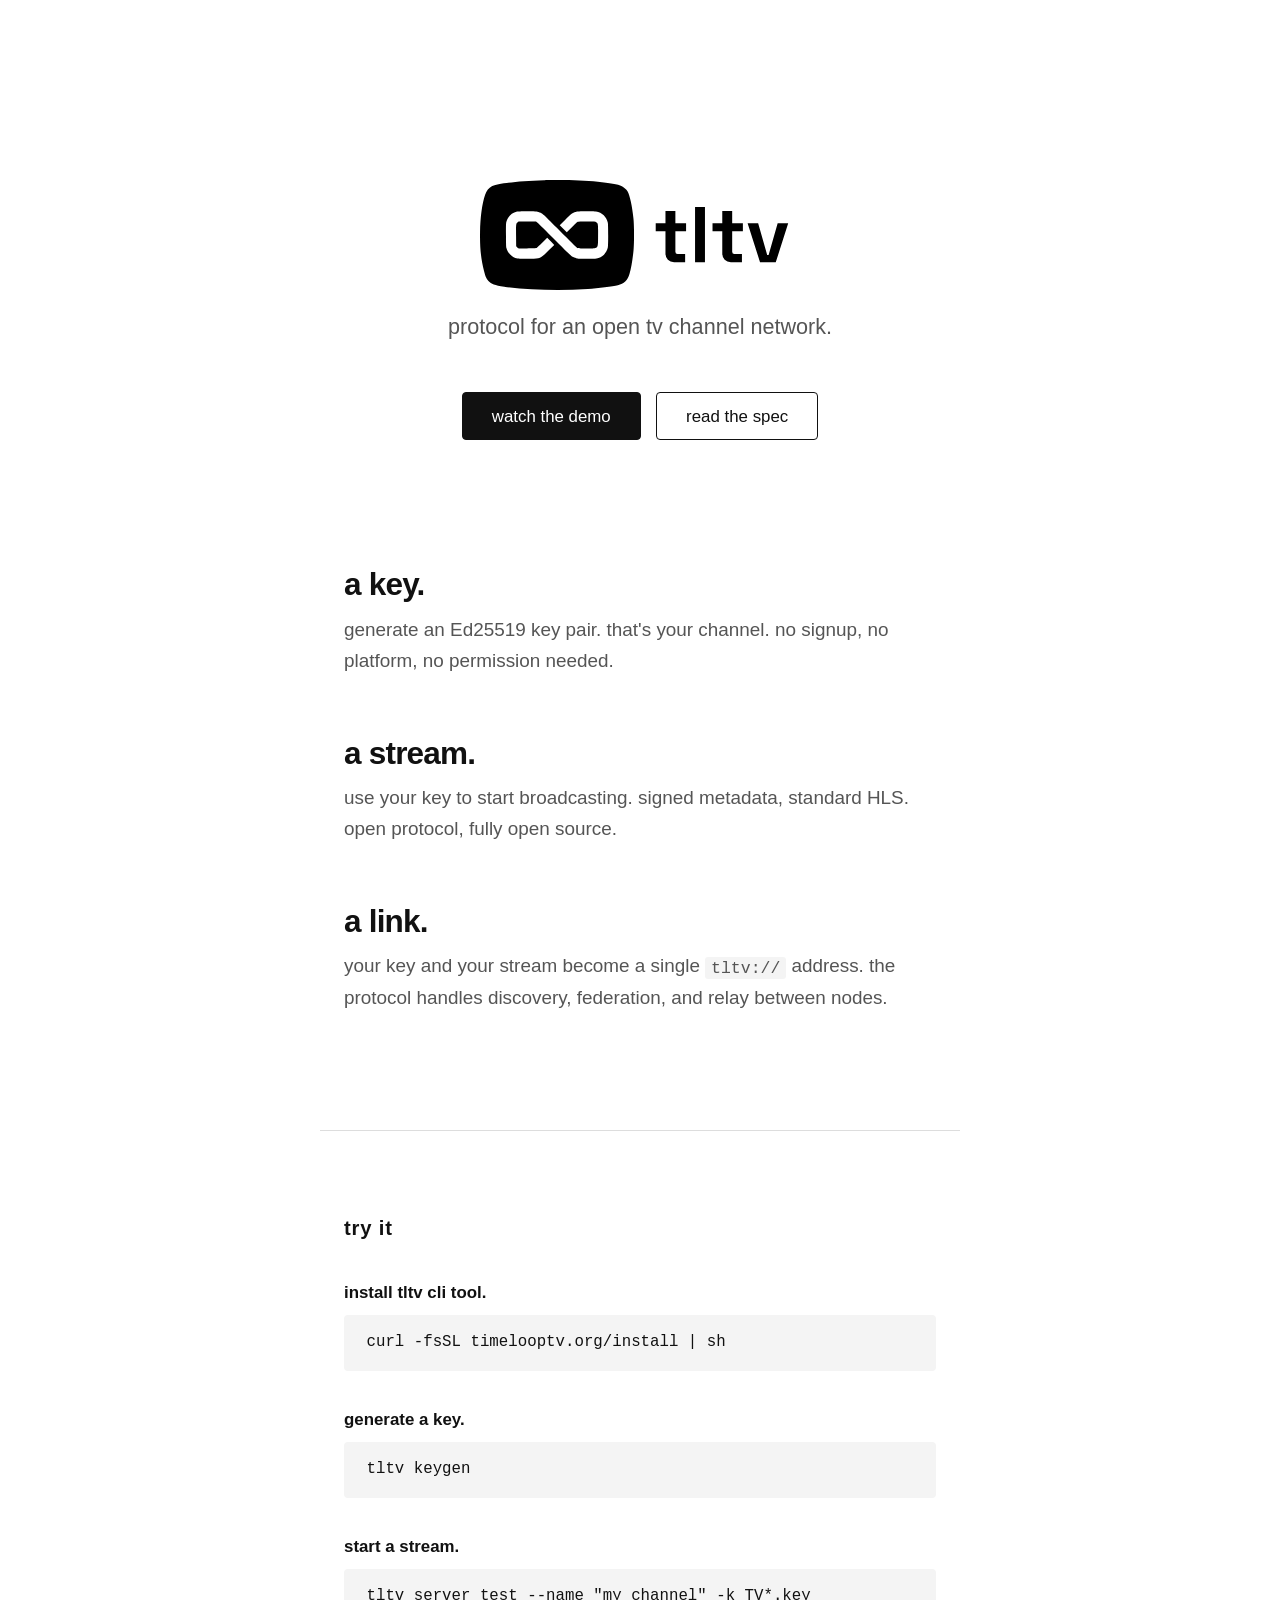
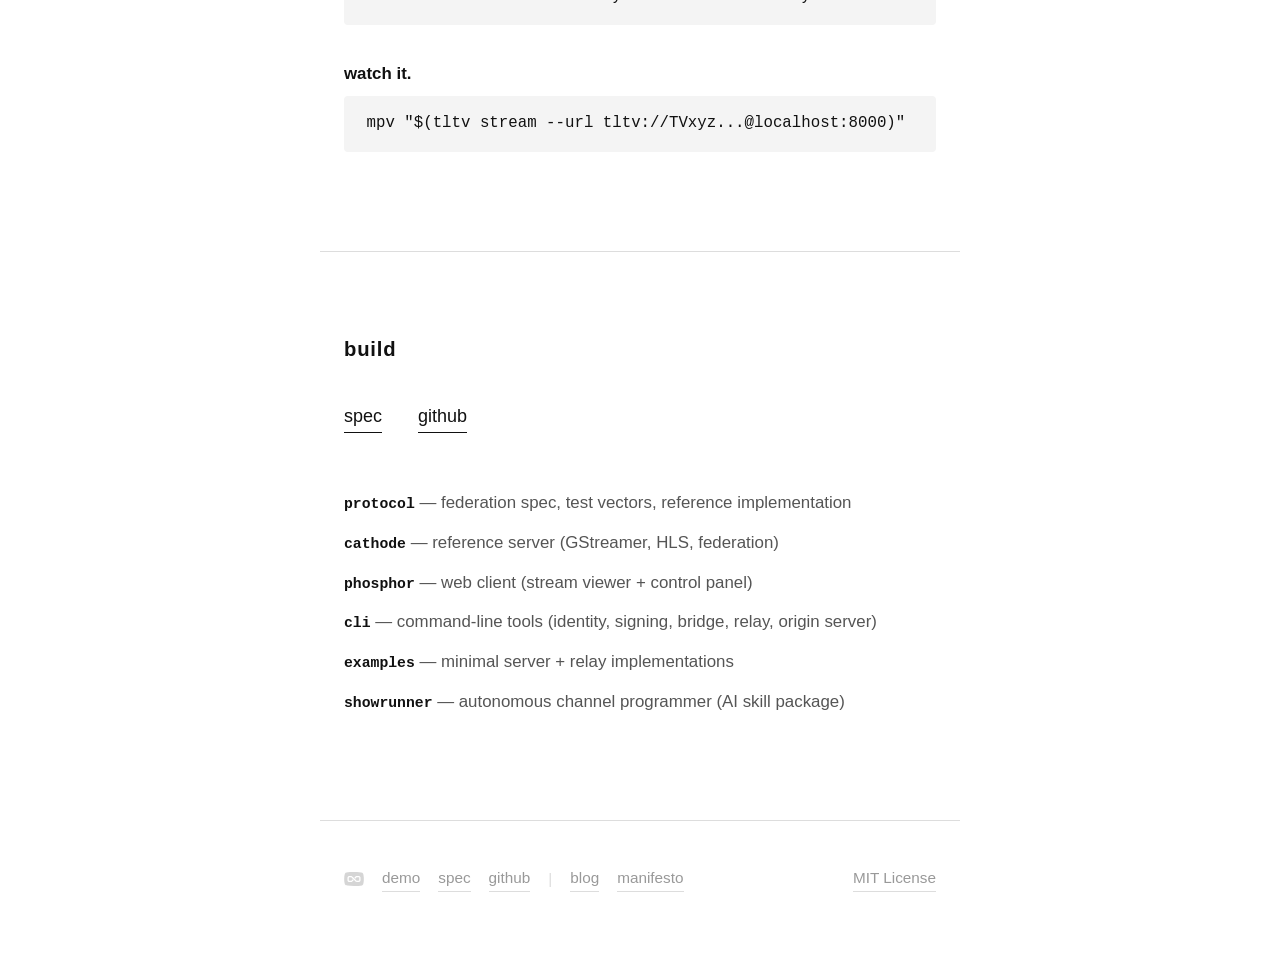
<file: index.html>
<!DOCTYPE html>
<html lang="en">
<head>
  <meta charset="utf-8">
  <meta name="viewport" content="width=device-width, initial-scale=1">
  <title>tltv — open television protocol</title>
  <meta name="description" content="a federation protocol for open television channels.">
  <meta property="og:title" content="tltv — open television protocol">
  <meta property="og:description" content="a federation protocol for open television channels.">
  <meta property="og:type" content="website">
  <meta property="og:url" content="https://timelooptv.org/">
  <meta name="theme-color" content="#111">
  <link rel="icon" href="/favicon.ico" sizes="48x48">
  <link rel="icon" href="/favicon.svg" type="image/svg+xml" sizes="any">
  <link rel="canonical" href="https://timelooptv.org/">
  <meta name="twitter:card" content="summary_large_image">
  <meta name="twitter:title" content="tltv — open television protocol">
  <meta name="twitter:description" content="a federation protocol for open television channels.">
  <meta property="og:image" content="https://timelooptv.org/og-image.png">
  <meta name="twitter:image" content="https://timelooptv.org/og-image.png">
  <script type="application/ld+json">
  {
    "@context": "https://schema.org",
    "@type": "SoftwareApplication",
    "name": "tltv",
    "alternateName": "Time Loop TV",
    "description": "a federation protocol for open television channels.",
    "url": "https://timelooptv.org",
    "applicationCategory": "MultimediaApplication",
    "license": "https://opensource.org/licenses/MIT",
    "codeRepository": "https://github.com/tltv-org",
    "author": {
      "@type": "Organization",
      "name": "tltv",
      "url": "https://github.com/tltv-org"
    }
  }
  </script>
  <link rel="stylesheet" href="style.css">
</head>
<body>

  <header class="hero">
    <h1><img src="tltv-lockup.svg" alt="tltv" class="hero-logo"></h1>
    <p class="tagline">protocol for an open tv channel network.</p>
    <div class="hero-actions">
      <a class="btn btn-primary" href="https://demo.timelooptv.org">watch the demo</a>
      <a class="btn btn-secondary" href="https://spec.timelooptv.org">read the spec</a>
    </div>
  </header>

  <main>
    <section class="story">
      <div class="step">
        <h2>a key.</h2>
        <p>generate an Ed25519 key pair. that's your channel.
           no signup, no platform, no permission needed.</p>
      </div>
      <div class="step">
        <h2>a stream.</h2>
        <p>use your key to start broadcasting. signed metadata,
           standard HLS. open protocol, fully open source.</p>
      </div>
      <div class="step">
        <h2>a link.</h2>
        <p>your key and your stream become a single <code>tltv://</code> address.
           the protocol handles discovery, federation, and relay
           between nodes.</p>
      </div>
    </section>

    <section class="tryit">
      <h2>try it</h2>
      <div class="tryit-step">
        <h3>install tltv cli tool.</h3>
        <pre><code>curl -fsSL timelooptv.org/install | sh</code></pre>
      </div>
      <div class="tryit-step">
        <h3>generate a key.</h3>
        <pre><code>tltv keygen</code></pre>
      </div>
      <div class="tryit-step">
        <h3>start a stream.</h3>
        <pre><code>tltv server test --name "my channel" -k TV*.key</code></pre>
      </div>
      <div class="tryit-step">
        <h3>watch it.</h3>
        <pre><code>mpv "$(tltv stream --url tltv://TVxyz...@localhost:8000)"</code></pre>
      </div>
    </section>

    <section class="build">
      <h2>build</h2>
      <div class="build-links">
        <a href="https://spec.timelooptv.org">spec</a>
        <a href="https://github.com/tltv-org">github</a>
      </div>
      <ul class="repos">
        <li><a href="https://github.com/tltv-org/protocol">protocol</a> &mdash; federation spec, test vectors, reference implementation</li>
        <li><a href="https://github.com/tltv-org/cathode">cathode</a> &mdash; reference server (GStreamer, HLS, federation)</li>
        <li><a href="https://github.com/tltv-org/phosphor">phosphor</a> &mdash; web client (stream viewer + control panel)</li>
        <li><a href="https://github.com/tltv-org/cli">cli</a> &mdash; command-line tools (identity, signing, bridge, relay, origin server)</li>
        <li><a href="https://github.com/tltv-org/examples">examples</a> &mdash; minimal server + relay implementations</li>
        <li><a href="https://github.com/tltv-org/showrunner">showrunner</a> &mdash; autonomous channel programmer (AI skill package)</li>
      </ul>
    </section>
  </main>

  <footer>
    <div class="footer-left">
      <a href="/" class="footer-mark" aria-label="home">
        <svg xmlns="http://www.w3.org/2000/svg" viewBox="0 0 491.322 349.774" width="20" height="14">
          <g transform="translate(-0.177,349.812) scale(0.1,-0.1)" fill="currentColor" stroke="none">
            <path d="M2050 3493 c-881 -31 -1492 -102 -1671 -194 -95 -48 -171 -145 -214 -272 -98 -292 -154 -705 -162 -1192 -8 -497 27 -842 127 -1233 48 -187 74 -246 140 -316 96 -102 195 -137 505 -181 756 -105 1734 -133 2665 -75 330 21 800 78 959 117 195 47 311 159 370 358 52 179 98 442 128 735 24 242 24 784 0 1030 -40 397 -116 746 -191 874 -34 58 -117 133 -179 161 -243 111 -1187 198 -2092 193 -170 -1 -344 -3 -385 -5z m-246 -993 c33 -5 92 -25 132 -44 68 -32 101 -64 609 -571 296 -295 547 -543 559 -550 17 -11 80 -15 299 -15 392 -2 361 -37 365 410 3 365 0 389 -57 427 -33 23 -39 23 -303 23 -177 0 -277 -4 -291 -11 -12 -6 -95 -84 -185 -172 l-162 -162 -113 113 -112 112 170 170 c178 178 221 211 320 250 57 22 75 24 326 28 170 2 293 0 340 -7 193 -30 343 -175 378 -365 14 -76 15 -704 1 -777 -15 -79 -67 -177 -124 -235 -58 -57 -156 -109 -235 -124 -70 -13 -552 -13 -622 0 -30 5 -85 26 -124 45 -64 31 -111 75 -580 545 -280 282 -532 529 -558 551 l-49 39 -278 0 -278 0 -30 -25 c-52 -43 -53 -53 -50 -424 l3 -343 37 -34 c22 -20 49 -35 65 -35 100 -6 532 5 548 13 11 6 92 82 180 169 l160 159 113 -113 112 -113 -183 -182 c-262 -260 -269 -262 -677 -262 -141 0 -281 5 -311 10 -170 32 -310 164 -355 335 -10 37 -14 143 -14 423 0 351 1 376 21 434 52 156 176 269 332 303 75 16 530 20 621 5z"/>
          </g>
        </svg>
      </a>
      <a href="https://demo.timelooptv.org">demo</a>
      <a href="https://spec.timelooptv.org">spec</a>
      <a href="https://github.com/tltv-org">github</a>
      <span class="footer-sep">|</span>
      <a href="/blog">blog</a>
      <a href="/manifesto">manifesto</a>
    </div>
    <div class="footer-right">
      <a href="/license">MIT License</a>
    </div>
  </footer>

</body>
</html>
</file>
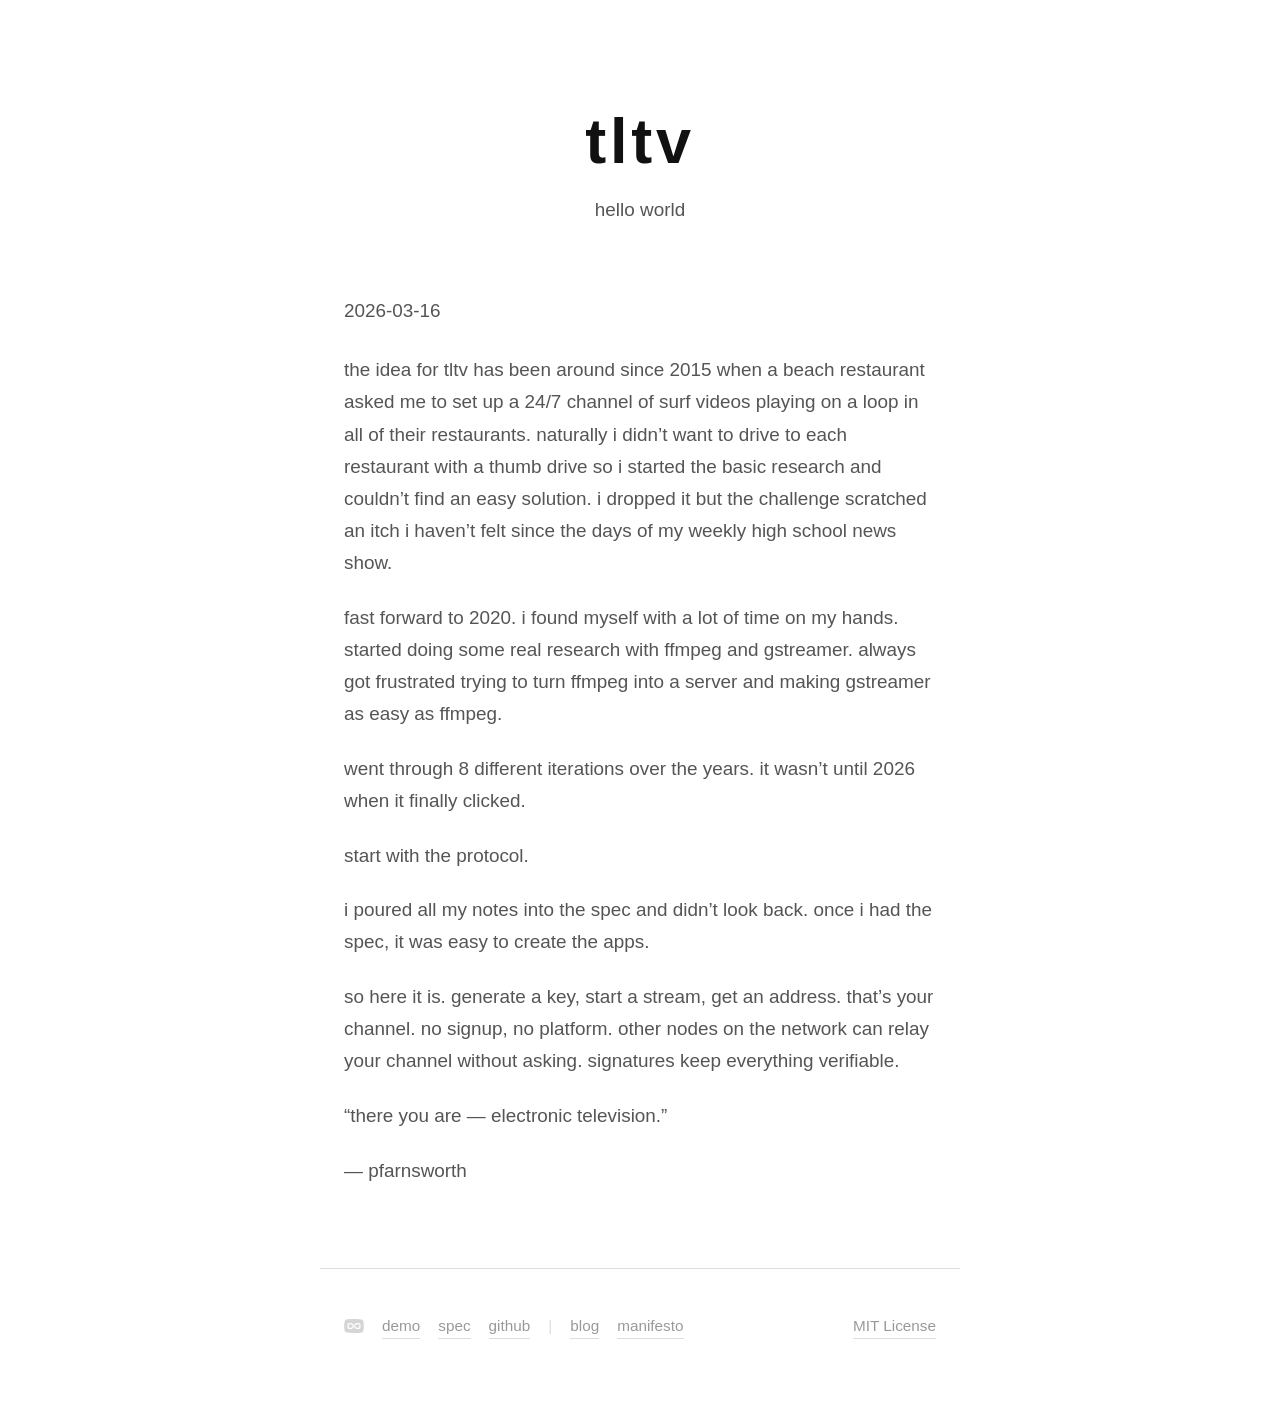
<file: 2026-03-16-hello-world.html>
<!DOCTYPE html>
<html lang="en">
<head>
  <meta charset="utf-8">
  <meta name="viewport" content="width=device-width, initial-scale=1">
  <title>tltv — hello world</title>
  <meta name="description" content="tltv is open source.">
  <meta property="og:title" content="tltv — hello world">
  <meta property="og:description" content="tltv is open source.">
  <meta property="og:type" content="article">
  <meta property="og:url" content="https://timelooptv.org/2026-03-16-hello-world">
  <meta property="article:published_time" content="2026-03-16">
  <meta name="theme-color" content="#111">
  <link rel="icon" href="/favicon.svg" type="image/svg+xml">
  <link rel="canonical" href="https://timelooptv.org/2026-03-16-hello-world">
  <meta name="twitter:card" content="summary_large_image">
  <meta name="twitter:title" content="tltv — hello world">
  <meta name="twitter:description" content="tltv is open source.">
  <meta property="og:image" content="https://timelooptv.org/og-image.png">
  <meta name="twitter:image" content="https://timelooptv.org/og-image.png">
  <link rel="stylesheet" href="style.css">
</head>
<body>

  <header class="hero hero-compact">
    <h1><a href="/" class="home-link">tltv</a></h1>
    <p class="tagline"><a href="/blog" class="home-link">hello world</a></p>
  </header>

  <main>
    <section class="prose">
      <p class="post-date">2026-03-16</p>
<p>the idea for tltv has been around since 2015 when a beach restaurant
asked me to set up a 24/7 channel of surf videos playing on a loop in
all of their restaurants. naturally i didn’t want to drive to each
restaurant with a thumb drive so i started the basic research and
couldn’t find an easy solution. i dropped it but the challenge scratched
an itch i haven’t felt since the days of my weekly high school news
show.</p>
<p>fast forward to 2020. i found myself with a lot of time on my hands.
started doing some real research with ffmpeg and gstreamer. always got
frustrated trying to turn ffmpeg into a server and making gstreamer as
easy as ffmpeg.</p>
<p>went through 8 different iterations over the years. it wasn’t until
2026 when it finally clicked.</p>
<p>start with the protocol.</p>
<p>i poured all my notes into the spec and didn’t look back. once i had
the spec, it was easy to create the apps.</p>
<p>so here it is. generate a key, start a stream, get an address. that’s
your channel. no signup, no platform. other nodes on the network can
relay your channel without asking. signatures keep everything
verifiable.</p>
<p>“there you are — electronic television.”</p>
<p>— pfarnsworth</p>
    </section>
  </main>

  <footer>
    <div class="footer-left">
      <a href="/" class="footer-mark" aria-label="home">
        <svg xmlns="http://www.w3.org/2000/svg" viewBox="0 0 491.322 349.774" width="20" height="14"><g transform="translate(-0.177,349.812) scale(0.1,-0.1)" fill="currentColor" stroke="none"><path d="M2050 3493 c-881 -31 -1492 -102 -1671 -194 -95 -48 -171 -145 -214 -272 -98 -292 -154 -705 -162 -1192 -8 -497 27 -842 127 -1233 48 -187 74 -246 140 -316 96 -102 195 -137 505 -181 756 -105 1734 -133 2665 -75 330 21 800 78 959 117 195 47 311 159 370 358 52 179 98 442 128 735 24 242 24 784 0 1030 -40 397 -116 746 -191 874 -34 58 -117 133 -179 161 -243 111 -1187 198 -2092 193 -170 -1 -344 -3 -385 -5z m-246 -993 c33 -5 92 -25 132 -44 68 -32 101 -64 609 -571 296 -295 547 -543 559 -550 17 -11 80 -15 299 -15 392 -2 361 -37 365 410 3 365 0 389 -57 427 -33 23 -39 23 -303 23 -177 0 -277 -4 -291 -11 -12 -6 -95 -84 -185 -172 l-162 -162 -113 113 -112 112 170 170 c178 178 221 211 320 250 57 22 75 24 326 28 170 2 293 0 340 -7 193 -30 343 -175 378 -365 14 -76 15 -704 1 -777 -15 -79 -67 -177 -124 -235 -58 -57 -156 -109 -235 -124 -70 -13 -552 -13 -622 0 -30 5 -85 26 -124 45 -64 31 -111 75 -580 545 -280 282 -532 529 -558 551 l-49 39 -278 0 -278 0 -30 -25 c-52 -43 -53 -53 -50 -424 l3 -343 37 -34 c22 -20 49 -35 65 -35 100 -6 532 5 548 13 11 6 92 82 180 169 l160 159 113 -113 112 -113 -183 -182 c-262 -260 -269 -262 -677 -262 -141 0 -281 5 -311 10 -170 32 -310 164 -355 335 -10 37 -14 143 -14 423 0 351 1 376 21 434 52 156 176 269 332 303 75 16 530 20 621 5z"/></g></svg>
      </a>
      <a href="https://demo.timelooptv.org">demo</a>
      <a href="https://spec.timelooptv.org">spec</a>
      <a href="https://github.com/tltv-org">github</a>
      <span class="footer-sep">|</span>
      <a href="/blog">blog</a>
      <a href="/manifesto">manifesto</a>
    </div>
    <div class="footer-right">
      <a href="/license">MIT License</a>
    </div>
  </footer>

</body>
</html>
</file>
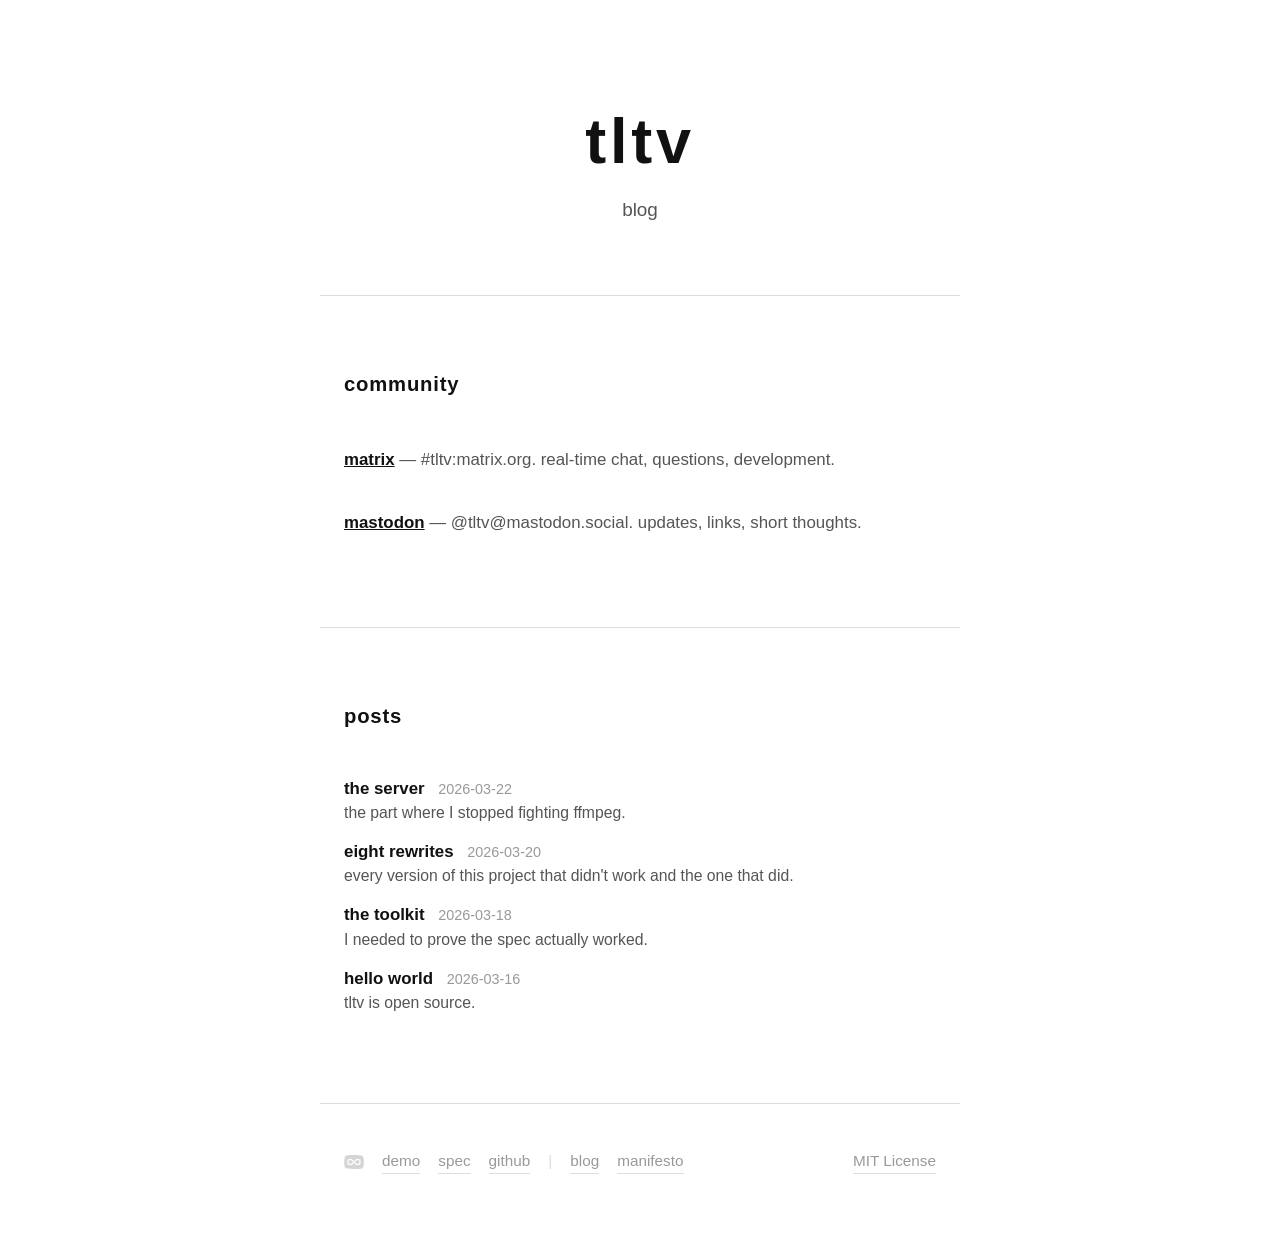
<file: blog.html>
<!DOCTYPE html>
<html lang="en">
<head>
  <meta charset="utf-8">
  <meta name="viewport" content="width=device-width, initial-scale=1">
  <title>tltv — blog</title>
  <meta name="description" content="updates and posts from the tltv project.">
  <meta property="og:title" content="tltv — blog">
  <meta property="og:description" content="updates and posts from the tltv project.">
  <meta property="og:type" content="website">
  <meta property="og:url" content="https://timelooptv.org/blog">
  <meta name="theme-color" content="#111">
  <link rel="icon" href="/favicon.ico" sizes="48x48">
  <link rel="icon" href="/favicon.svg" type="image/svg+xml" sizes="any">
  <link rel="canonical" href="https://timelooptv.org/blog">
  <meta name="twitter:card" content="summary_large_image">
  <meta name="twitter:title" content="tltv — blog">
  <meta name="twitter:description" content="updates and posts from the tltv project.">
  <meta property="og:image" content="https://timelooptv.org/og-image.png">
  <meta name="twitter:image" content="https://timelooptv.org/og-image.png">
  <link rel="stylesheet" href="style.css">
</head>
<body>

  <header class="hero hero-compact">
    <h1><a href="/" class="home-link">tltv</a></h1>
    <p class="tagline">blog</p>
  </header>

  <main>
    <section class="community-list">
      <h2>community</h2>
      <ul class="tenets">
        <li><strong><a href="https://matrix.to/#/#tltv:matrix.org">matrix</a></strong>
            &mdash; #tltv:matrix.org. real-time chat, questions, development.</li>
        <li><strong><a href="https://mastodon.social/@tltv" rel="me">mastodon</a></strong>
            &mdash; @tltv@mastodon.social. updates, links, short thoughts.</li>
      </ul>
    </section>

    <section class="blog-posts">
      <h2>posts</h2>
      <ul class="post-list">
        <li><a href="/blog/2026-03-22-the-server">the server</a> <span class="post-meta">2026-03-22</span><span class="post-desc">the part where I stopped fighting ffmpeg.</span></li>
        <li><a href="/blog/2026-03-20-eight-rewrites">eight rewrites</a> <span class="post-meta">2026-03-20</span><span class="post-desc">every version of this project that didn't work and the one that did.</span></li>
        <li><a href="/blog/2026-03-18-the-toolkit">the toolkit</a> <span class="post-meta">2026-03-18</span><span class="post-desc">I needed to prove the spec actually worked.</span></li>
        <li><a href="/blog/2026-03-16-hello-world">hello world</a> <span class="post-meta">2026-03-16</span><span class="post-desc">tltv is open source.</span></li>      </ul>
    </section>
  </main>

  <footer>
    <div class="footer-left">
      <a href="/" class="footer-mark" aria-label="home">
        <svg xmlns="http://www.w3.org/2000/svg" viewBox="0 0 491.322 349.774" width="20" height="14">
          <g transform="translate(-0.177,349.812) scale(0.1,-0.1)" fill="currentColor" stroke="none">
            <path d="M2050 3493 c-881 -31 -1492 -102 -1671 -194 -95 -48 -171 -145 -214 -272 -98 -292 -154 -705 -162 -1192 -8 -497 27 -842 127 -1233 48 -187 74 -246 140 -316 96 -102 195 -137 505 -181 756 -105 1734 -133 2665 -75 330 21 800 78 959 117 195 47 311 159 370 358 52 179 98 442 128 735 24 242 24 784 0 1030 -40 397 -116 746 -191 874 -34 58 -117 133 -179 161 -243 111 -1187 198 -2092 193 -170 -1 -344 -3 -385 -5z m-246 -993 c33 -5 92 -25 132 -44 68 -32 101 -64 609 -571 296 -295 547 -543 559 -550 17 -11 80 -15 299 -15 392 -2 361 -37 365 410 3 365 0 389 -57 427 -33 23 -39 23 -303 23 -177 0 -277 -4 -291 -11 -12 -6 -95 -84 -185 -172 l-162 -162 -113 113 -112 112 170 170 c178 178 221 211 320 250 57 22 75 24 326 28 170 2 293 0 340 -7 193 -30 343 -175 378 -365 14 -76 15 -704 1 -777 -15 -79 -67 -177 -124 -235 -58 -57 -156 -109 -235 -124 -70 -13 -552 -13 -622 0 -30 5 -85 26 -124 45 -64 31 -111 75 -580 545 -280 282 -532 529 -558 551 l-49 39 -278 0 -278 0 -30 -25 c-52 -43 -53 -53 -50 -424 l3 -343 37 -34 c22 -20 49 -35 65 -35 100 -6 532 5 548 13 11 6 92 82 180 169 l160 159 113 -113 112 -113 -183 -182 c-262 -260 -269 -262 -677 -262 -141 0 -281 5 -311 10 -170 32 -310 164 -355 335 -10 37 -14 143 -14 423 0 351 1 376 21 434 52 156 176 269 332 303 75 16 530 20 621 5z"/>
          </g>
        </svg>
      </a>
      <a href="https://demo.timelooptv.org">demo</a>
      <a href="https://spec.timelooptv.org">spec</a>
      <a href="https://github.com/tltv-org">github</a>
      <span class="footer-sep">|</span>
      <a href="/blog">blog</a>
      <a href="/manifesto">manifesto</a>
    </div>
    <div class="footer-right">
      <a href="/license">MIT License</a>
    </div>
  </footer>

</body>
</html>
</file>
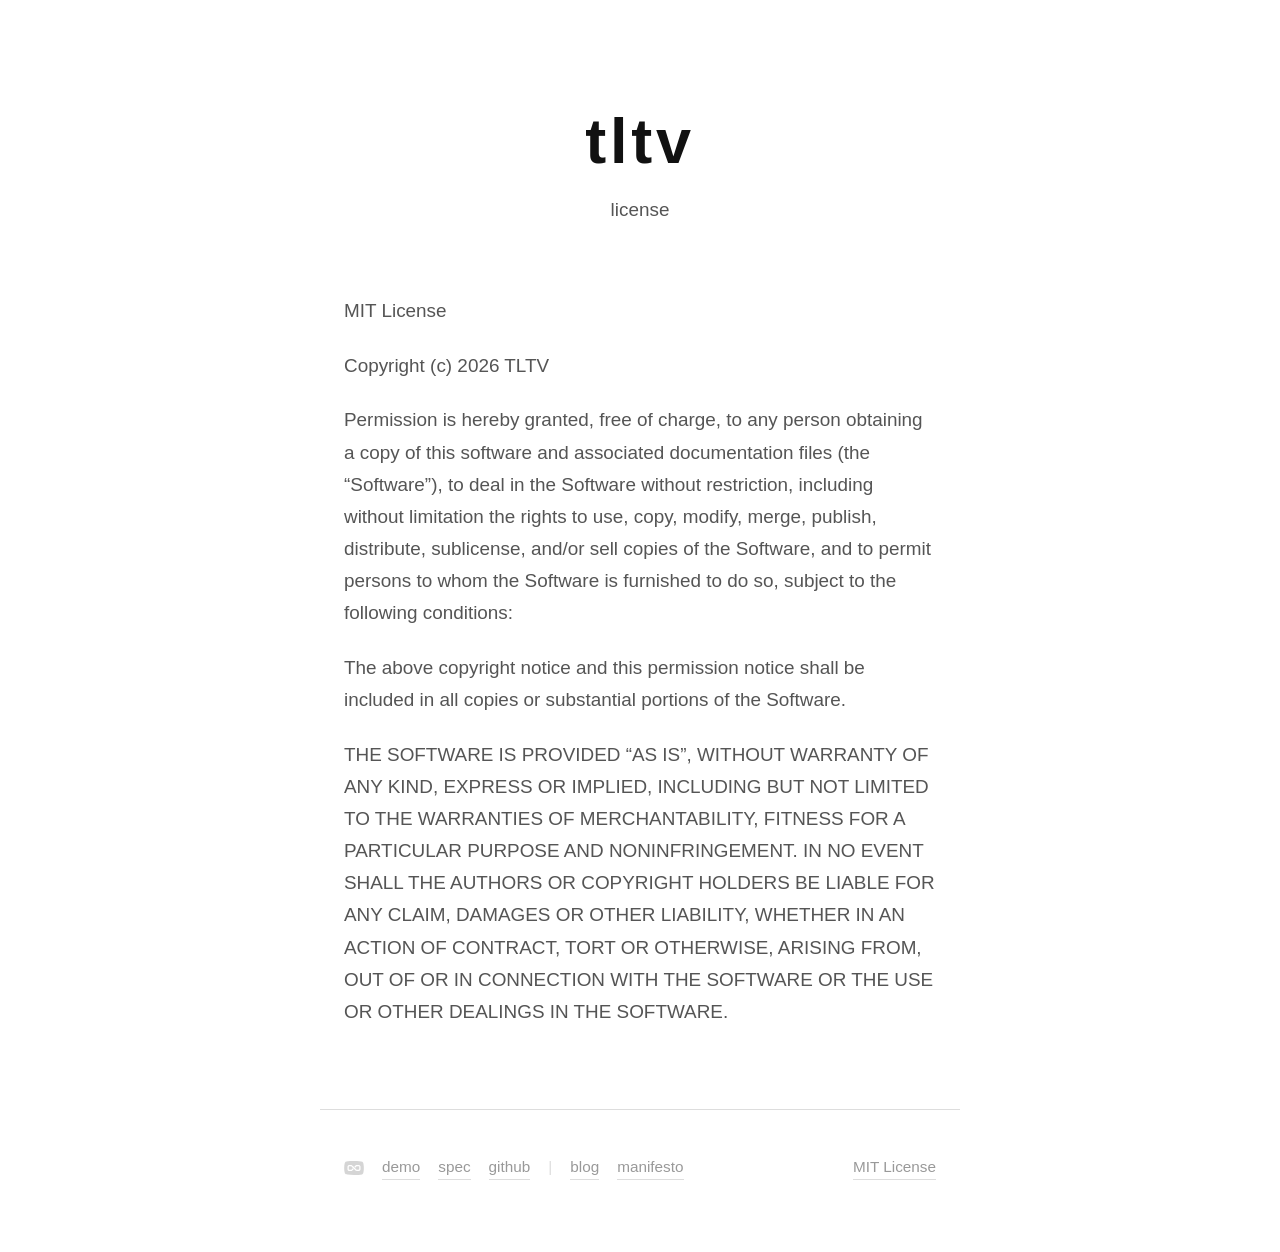
<file: license.html>
<!DOCTYPE html>
<html lang="en">
<head>
  <meta charset="utf-8">
  <meta name="viewport" content="width=device-width, initial-scale=1">
  <title>tltv — license</title>
  <meta name="description" content="MIT license for the tltv project.">
  <meta property="og:title" content="tltv license">
  <meta property="og:description" content="MIT license for the tltv project.">
  <meta property="og:type" content="website">
  <meta property="og:url" content="https://timelooptv.org/license">
  <meta name="theme-color" content="#111">
  <link rel="icon" href="/favicon.ico" sizes="48x48">
  <link rel="icon" href="/favicon.svg" type="image/svg+xml" sizes="any">
  <link rel="canonical" href="https://timelooptv.org/license">
  <meta name="twitter:card" content="summary_large_image">
  <meta name="twitter:title" content="tltv license">
  <meta name="twitter:description" content="MIT license for the tltv project.">
  <meta property="og:image" content="https://timelooptv.org/og-image.png">
  <meta name="twitter:image" content="https://timelooptv.org/og-image.png">
  <link rel="stylesheet" href="style.css">
</head>
<body>

  <header class="hero hero-compact">
    <h1><a href="/" class="home-link">tltv</a></h1>
    <p class="tagline">license</p>
  </header>

  <main>
    <section class="prose">
      <p>MIT License</p>
      <p>Copyright (c) 2026 TLTV</p>
      <p>Permission is hereby granted, free of charge, to any person obtaining
         a copy of this software and associated documentation files (the
         &ldquo;Software&rdquo;), to deal in the Software without restriction,
         including without limitation the rights to use, copy, modify, merge,
         publish, distribute, sublicense, and/or sell copies of the Software,
         and to permit persons to whom the Software is furnished to do so,
         subject to the following conditions:</p>
      <p>The above copyright notice and this permission notice shall be included
         in all copies or substantial portions of the Software.</p>
      <p>THE SOFTWARE IS PROVIDED &ldquo;AS IS&rdquo;, WITHOUT WARRANTY OF ANY
         KIND, EXPRESS OR IMPLIED, INCLUDING BUT NOT LIMITED TO THE WARRANTIES
         OF MERCHANTABILITY, FITNESS FOR A PARTICULAR PURPOSE AND
         NONINFRINGEMENT. IN NO EVENT SHALL THE AUTHORS OR COPYRIGHT HOLDERS BE
         LIABLE FOR ANY CLAIM, DAMAGES OR OTHER LIABILITY, WHETHER IN AN ACTION
         OF CONTRACT, TORT OR OTHERWISE, ARISING FROM, OUT OF OR IN CONNECTION
         WITH THE SOFTWARE OR THE USE OR OTHER DEALINGS IN THE SOFTWARE.</p>
    </section>
  </main>

  <footer>
    <div class="footer-left">
      <a href="/" class="footer-mark" aria-label="home">
        <svg xmlns="http://www.w3.org/2000/svg" viewBox="0 0 491.322 349.774" width="20" height="14">
          <g transform="translate(-0.177,349.812) scale(0.1,-0.1)" fill="currentColor" stroke="none">
            <path d="M2050 3493 c-881 -31 -1492 -102 -1671 -194 -95 -48 -171 -145 -214 -272 -98 -292 -154 -705 -162 -1192 -8 -497 27 -842 127 -1233 48 -187 74 -246 140 -316 96 -102 195 -137 505 -181 756 -105 1734 -133 2665 -75 330 21 800 78 959 117 195 47 311 159 370 358 52 179 98 442 128 735 24 242 24 784 0 1030 -40 397 -116 746 -191 874 -34 58 -117 133 -179 161 -243 111 -1187 198 -2092 193 -170 -1 -344 -3 -385 -5z m-246 -993 c33 -5 92 -25 132 -44 68 -32 101 -64 609 -571 296 -295 547 -543 559 -550 17 -11 80 -15 299 -15 392 -2 361 -37 365 410 3 365 0 389 -57 427 -33 23 -39 23 -303 23 -177 0 -277 -4 -291 -11 -12 -6 -95 -84 -185 -172 l-162 -162 -113 113 -112 112 170 170 c178 178 221 211 320 250 57 22 75 24 326 28 170 2 293 0 340 -7 193 -30 343 -175 378 -365 14 -76 15 -704 1 -777 -15 -79 -67 -177 -124 -235 -58 -57 -156 -109 -235 -124 -70 -13 -552 -13 -622 0 -30 5 -85 26 -124 45 -64 31 -111 75 -580 545 -280 282 -532 529 -558 551 l-49 39 -278 0 -278 0 -30 -25 c-52 -43 -53 -53 -50 -424 l3 -343 37 -34 c22 -20 49 -35 65 -35 100 -6 532 5 548 13 11 6 92 82 180 169 l160 159 113 -113 112 -113 -183 -182 c-262 -260 -269 -262 -677 -262 -141 0 -281 5 -311 10 -170 32 -310 164 -355 335 -10 37 -14 143 -14 423 0 351 1 376 21 434 52 156 176 269 332 303 75 16 530 20 621 5z"/>
          </g>
        </svg>
      </a>
      <a href="https://demo.timelooptv.org">demo</a>
      <a href="https://spec.timelooptv.org">spec</a>
      <a href="https://github.com/tltv-org">github</a>
      <span class="footer-sep">|</span>
      <a href="/blog">blog</a>
      <a href="/manifesto">manifesto</a>
    </div>
    <div class="footer-right">
      <a href="/license">MIT License</a>
    </div>
  </footer>

</body>
</html>
</file>
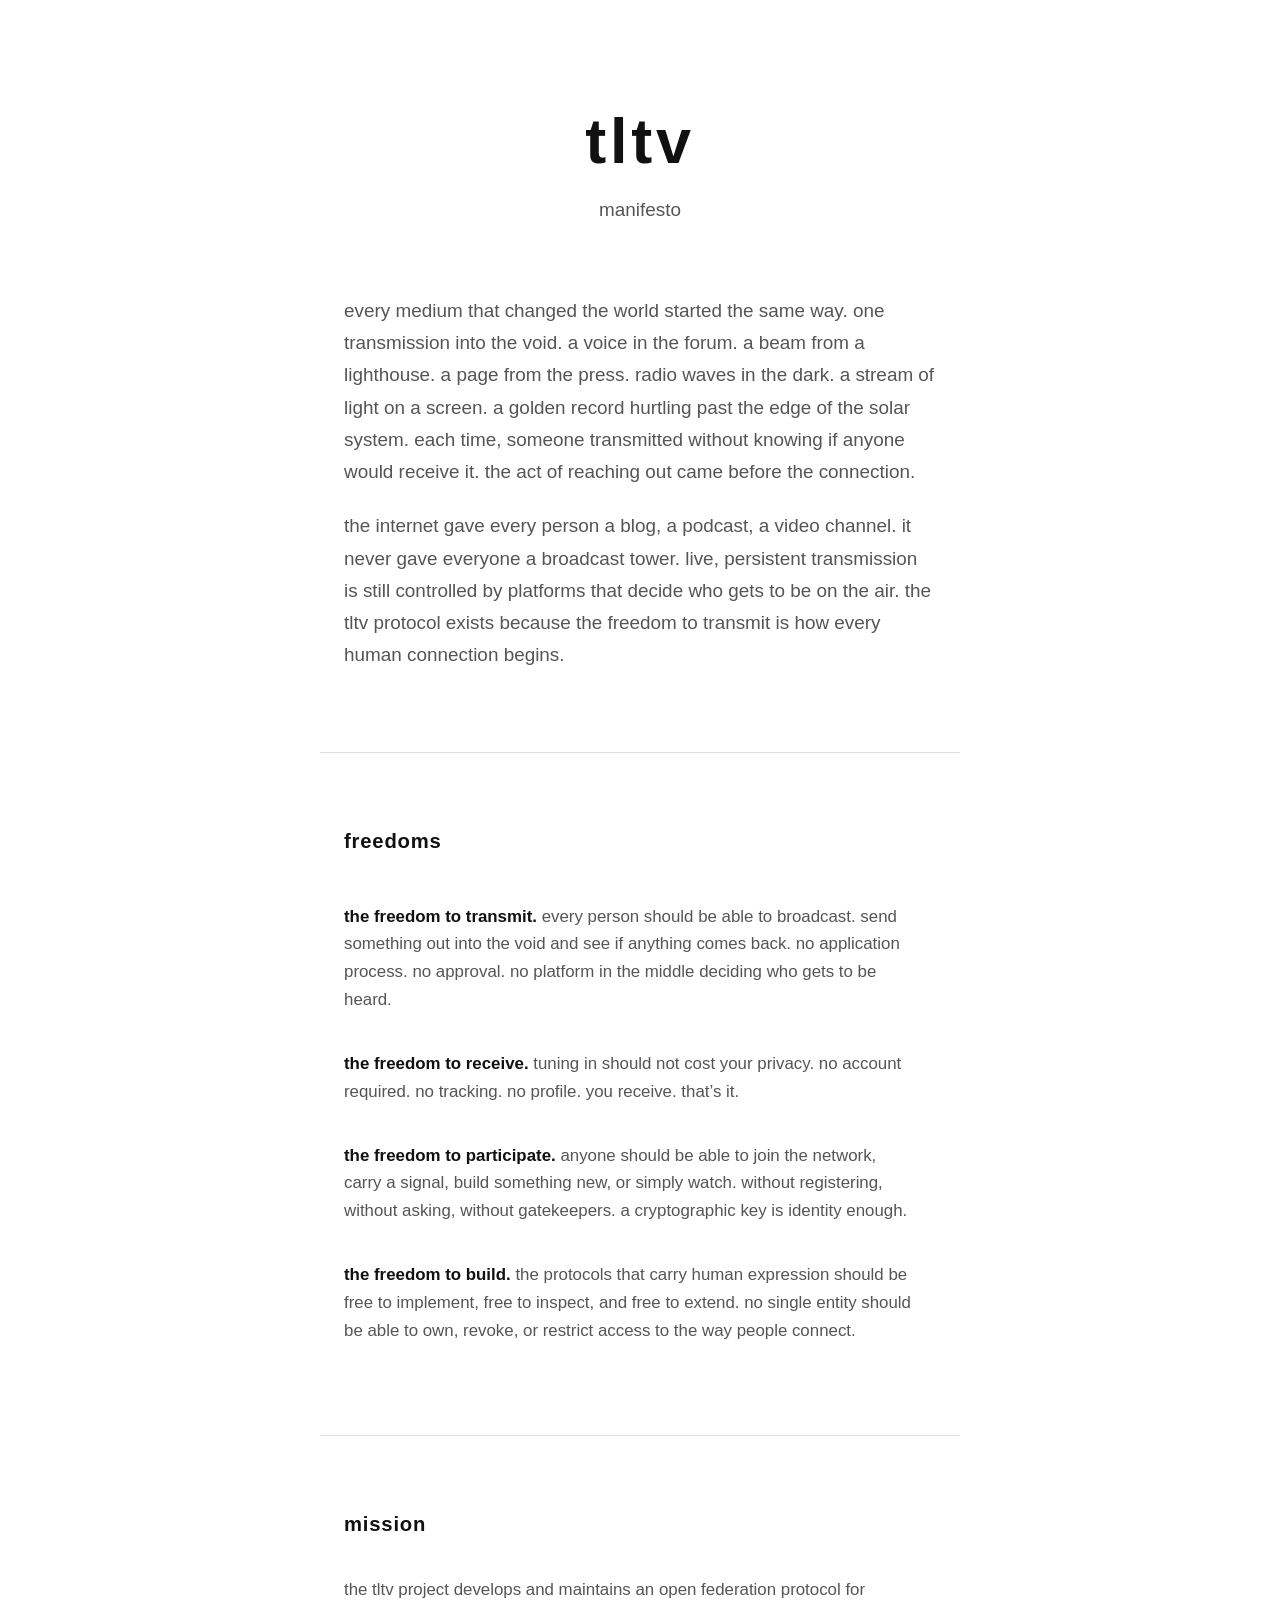
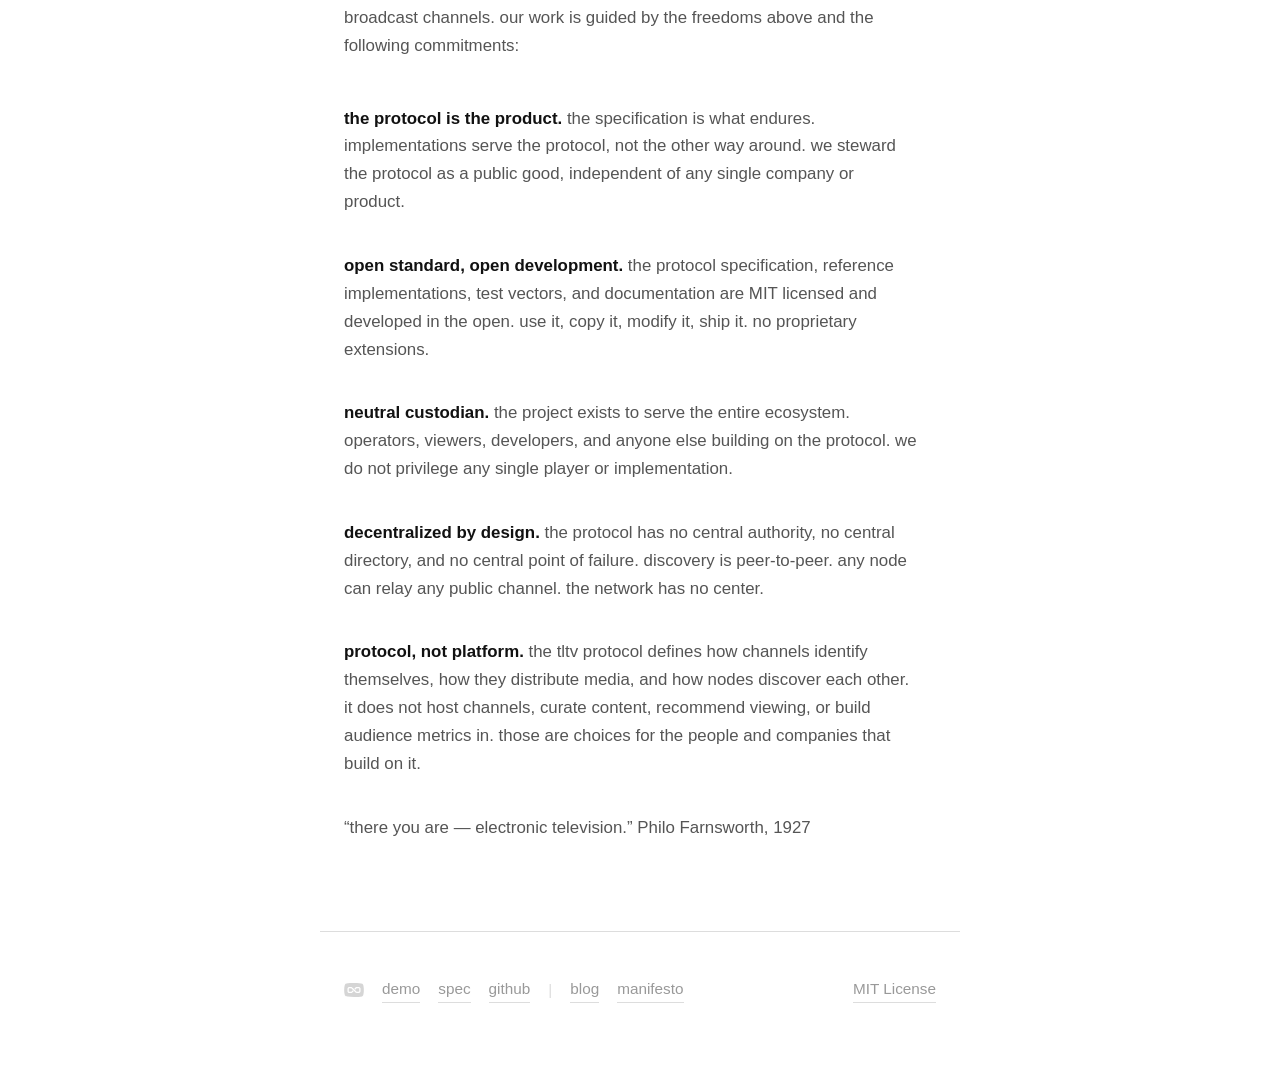
<file: manifesto.html>
<!DOCTYPE html>
<html lang="en">
<head>
  <meta charset="utf-8">
  <meta name="viewport" content="width=device-width, initial-scale=1">
  <title>tltv — manifesto</title>
  <meta name="description" content="what tltv stands for. the freedom to transmit.">
  <meta property="og:title" content="tltv manifesto">
  <meta property="og:description" content="the freedom to transmit is how every human connection begins.">
  <meta property="og:type" content="website">
  <meta property="og:url" content="https://timelooptv.org/manifesto">
  <meta name="theme-color" content="#111">
  <link rel="icon" href="/favicon.ico" sizes="48x48">
  <link rel="icon" href="/favicon.svg" type="image/svg+xml" sizes="any">
  <link rel="canonical" href="https://timelooptv.org/manifesto">
  <meta name="twitter:card" content="summary_large_image">
  <meta name="twitter:title" content="tltv manifesto">
  <meta name="twitter:description" content="the freedom to transmit is how every human connection begins.">
  <meta property="og:image" content="https://timelooptv.org/og-image.png">
  <meta name="twitter:image" content="https://timelooptv.org/og-image.png">
  <link rel="stylesheet" href="style.css">
</head>
<body>

  <header class="hero hero-compact">
    <h1><a href="/" class="home-link">tltv</a></h1>
    <p class="tagline">manifesto</p>
  </header>

  <main>
    <section class="prose">
      <p>every medium that changed the world started the same way.
         one transmission into the void. a voice in the forum. a beam
         from a lighthouse. a page from the press. radio waves in the
         dark. a stream of light on a screen. a golden record hurtling
         past the edge of the solar system. each time, someone
         transmitted without knowing if anyone would receive it.
         the act of reaching out came before the connection.</p>
      <p>the internet gave every person a blog, a podcast, a video
         channel. it never gave everyone a broadcast tower. live,
         persistent transmission is still controlled by platforms that
         decide who gets to be on the air. the tltv protocol exists
         because the freedom to transmit is how every human connection
         begins.</p>
    </section>

    <section class="freedoms">
      <h2>freedoms</h2>
      <ul class="tenets">
        <li><strong>the freedom to transmit.</strong> every person should
            be able to broadcast. send something out into the void and
            see if anything comes back. no application process. no approval.
            no platform in the middle deciding who gets to be heard.</li>
        <li><strong>the freedom to receive.</strong> tuning in should not
            cost your privacy. no account required. no tracking. no profile.
            you receive. that&rsquo;s it.</li>
        <li><strong>the freedom to participate.</strong> anyone should be
            able to join the network, carry a signal, build something new,
            or simply watch. without registering, without asking, without
            gatekeepers. a cryptographic key is identity enough.</li>
        <li><strong>the freedom to build.</strong> the protocols that carry
            human expression should be free to implement, free to inspect,
            and free to extend. no single entity should be able to own,
            revoke, or restrict access to the way people connect.</li>
      </ul>
    </section>

    <section class="mission">
      <h2>mission</h2>
      <p class="mission-intro">the tltv project develops and maintains an
         open federation protocol for broadcast channels. our work is
         guided by the freedoms above and the following commitments:</p>
      <ul class="tenets">
        <li><strong>the protocol is the product.</strong> the specification
            is what endures. implementations serve the protocol, not the
            other way around. we steward the protocol as a public good,
            independent of any single company or product.</li>
        <li><strong>open standard, open development.</strong> the protocol
            specification, reference implementations, test vectors, and
            documentation are MIT licensed and developed in the open.
            use it, copy it, modify it, ship it. no proprietary
            extensions.</li>
        <li><strong>neutral custodian.</strong> the project exists to serve
            the entire ecosystem. operators, viewers, developers, and
            anyone else building on the protocol. we do not privilege
            any single player or implementation.</li>
        <li><strong>decentralized by design.</strong> the protocol has no
            central authority, no central directory, and no central point
            of failure. discovery is peer-to-peer. any node can relay any
            public channel. the network has no center.</li>
        <li><strong>protocol, not platform.</strong> the tltv protocol
            defines how channels identify themselves, how they distribute
            media, and how nodes discover each other. it does not host
            channels, curate content, recommend viewing, or build audience
            metrics in. those are choices for the people and companies
            that build on it.</li>
        <li class="closing">&ldquo;there you are &mdash; electronic
            television.&rdquo; Philo Farnsworth, 1927</li>
      </ul>
    </section>
  </main>

  <footer>
    <div class="footer-left">
      <a href="/" class="footer-mark" aria-label="home">
        <svg xmlns="http://www.w3.org/2000/svg" viewBox="0 0 491.322 349.774" width="20" height="14">
          <g transform="translate(-0.177,349.812) scale(0.1,-0.1)" fill="currentColor" stroke="none">
            <path d="M2050 3493 c-881 -31 -1492 -102 -1671 -194 -95 -48 -171 -145 -214 -272 -98 -292 -154 -705 -162 -1192 -8 -497 27 -842 127 -1233 48 -187 74 -246 140 -316 96 -102 195 -137 505 -181 756 -105 1734 -133 2665 -75 330 21 800 78 959 117 195 47 311 159 370 358 52 179 98 442 128 735 24 242 24 784 0 1030 -40 397 -116 746 -191 874 -34 58 -117 133 -179 161 -243 111 -1187 198 -2092 193 -170 -1 -344 -3 -385 -5z m-246 -993 c33 -5 92 -25 132 -44 68 -32 101 -64 609 -571 296 -295 547 -543 559 -550 17 -11 80 -15 299 -15 392 -2 361 -37 365 410 3 365 0 389 -57 427 -33 23 -39 23 -303 23 -177 0 -277 -4 -291 -11 -12 -6 -95 -84 -185 -172 l-162 -162 -113 113 -112 112 170 170 c178 178 221 211 320 250 57 22 75 24 326 28 170 2 293 0 340 -7 193 -30 343 -175 378 -365 14 -76 15 -704 1 -777 -15 -79 -67 -177 -124 -235 -58 -57 -156 -109 -235 -124 -70 -13 -552 -13 -622 0 -30 5 -85 26 -124 45 -64 31 -111 75 -580 545 -280 282 -532 529 -558 551 l-49 39 -278 0 -278 0 -30 -25 c-52 -43 -53 -53 -50 -424 l3 -343 37 -34 c22 -20 49 -35 65 -35 100 -6 532 5 548 13 11 6 92 82 180 169 l160 159 113 -113 112 -113 -183 -182 c-262 -260 -269 -262 -677 -262 -141 0 -281 5 -311 10 -170 32 -310 164 -355 335 -10 37 -14 143 -14 423 0 351 1 376 21 434 52 156 176 269 332 303 75 16 530 20 621 5z"/>
          </g>
        </svg>
      </a>
      <a href="https://demo.timelooptv.org">demo</a>
      <a href="https://spec.timelooptv.org">spec</a>
      <a href="https://github.com/tltv-org">github</a>
      <span class="footer-sep">|</span>
      <a href="/blog">blog</a>
      <a href="/manifesto">manifesto</a>
    </div>
    <div class="footer-right">
      <a href="/license">MIT License</a>
    </div>
  </footer>

</body>
</html>
</file>
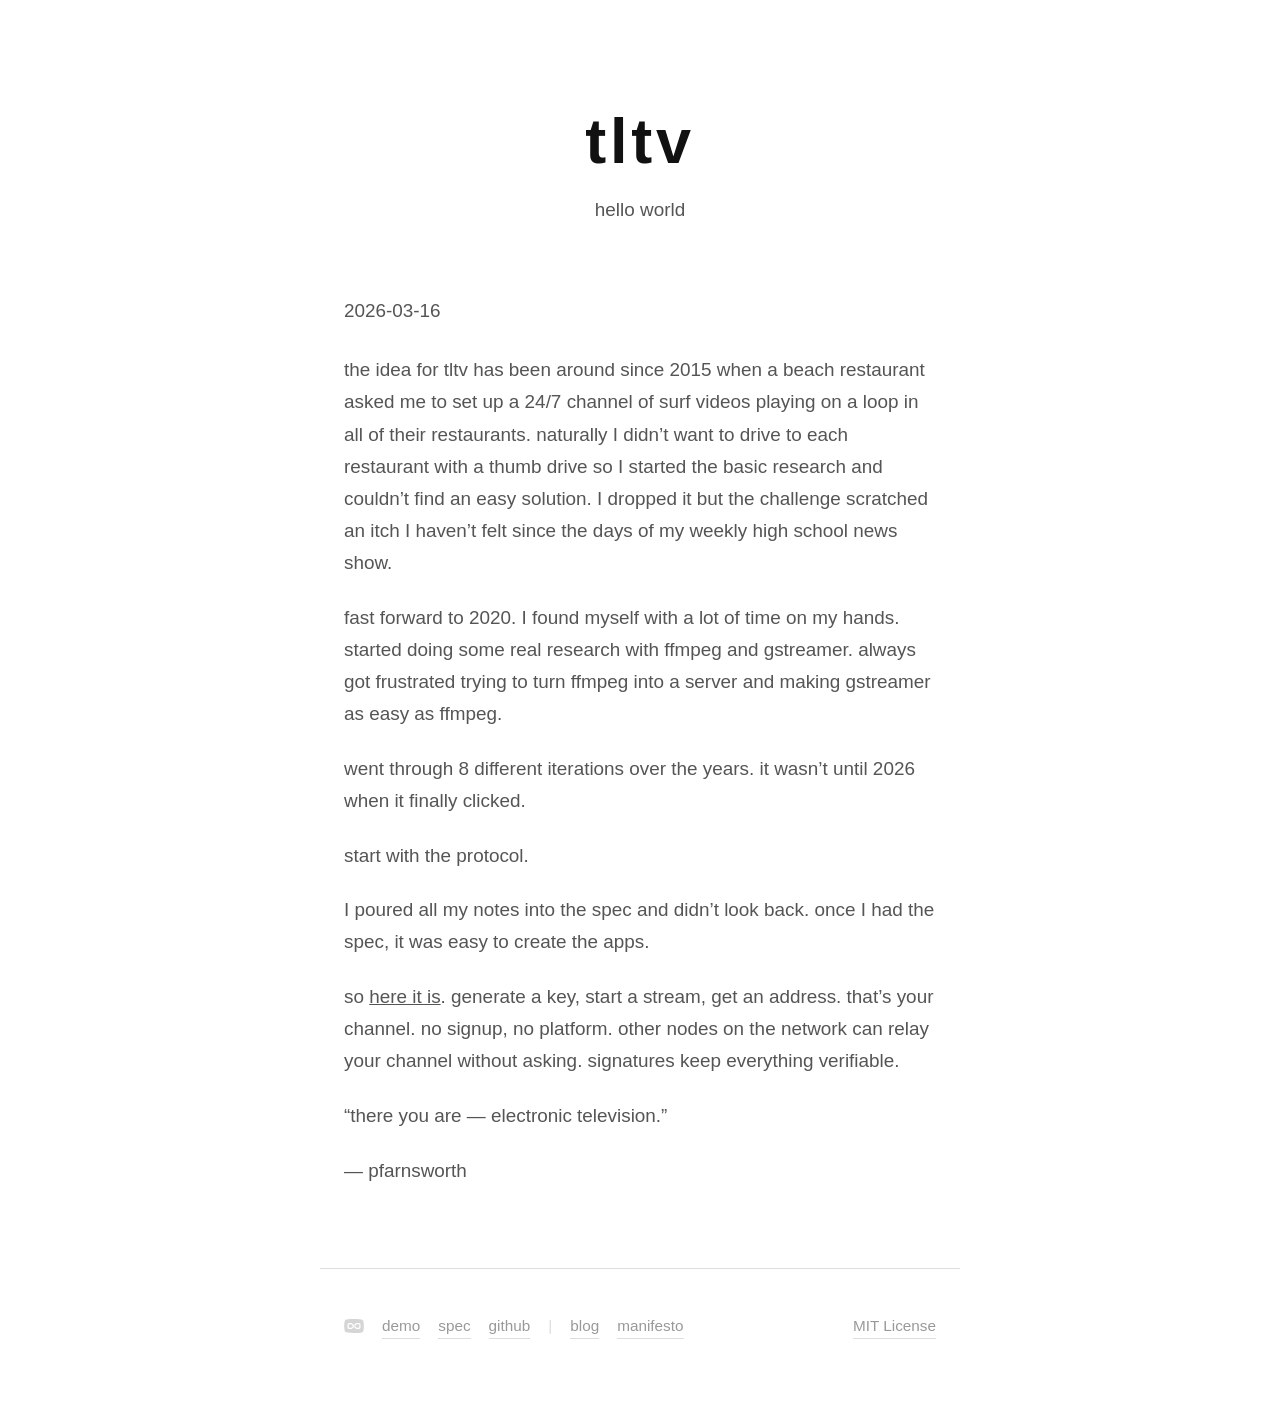
<file: blog/2026-03-16-hello-world.html>
<!DOCTYPE html>
<html lang="en">
<head>
  <meta charset="utf-8">
  <meta name="viewport" content="width=device-width, initial-scale=1">
  <title>tltv — hello world</title>
  <meta name="description" content="tltv is open source.">
  <meta property="og:title" content="tltv — hello world">
  <meta property="og:description" content="tltv is open source.">
  <meta property="og:type" content="article">
  <meta property="og:url" content="https://timelooptv.org/blog/2026-03-16-hello-world">
  <meta property="article:published_time" content="2026-03-16">
  <meta name="theme-color" content="#111">
  <link rel="icon" href="/favicon.ico" sizes="48x48">
  <link rel="icon" href="/favicon.svg" type="image/svg+xml" sizes="any">
  <link rel="canonical" href="https://timelooptv.org/blog/2026-03-16-hello-world">
  <meta name="twitter:card" content="summary_large_image">
  <meta name="twitter:title" content="tltv — hello world">
  <meta name="twitter:description" content="tltv is open source.">
  <meta property="og:image" content="https://timelooptv.org/og-image.png">
  <meta name="twitter:image" content="https://timelooptv.org/og-image.png">
  <link rel="stylesheet" href="/style.css">
</head>
<body>

  <header class="hero hero-compact">
    <h1><a href="/" class="home-link">tltv</a></h1>
    <p class="tagline"><a href="/blog" class="home-link">hello world</a></p>
  </header>

  <main>
    <section class="prose">
      <p class="post-date">2026-03-16</p>
<p>the idea for tltv has been around since 2015 when a beach restaurant
asked me to set up a 24/7 channel of surf videos playing on a loop in
all of their restaurants. naturally I didn’t want to drive to each
restaurant with a thumb drive so I started the basic research and
couldn’t find an easy solution. I dropped it but the challenge scratched
an itch I haven’t felt since the days of my weekly high school news
show.</p>
<p>fast forward to 2020. I found myself with a lot of time on my hands.
started doing some real research with ffmpeg and gstreamer. always got
frustrated trying to turn ffmpeg into a server and making gstreamer as
easy as ffmpeg.</p>
<p>went through 8 different iterations over the years. it wasn’t until
2026 when it finally clicked.</p>
<p>start with the protocol.</p>
<p>I poured all my notes into the spec and didn’t look back. once I had
the spec, it was easy to create the apps.</p>
<p>so <a href="https://spec.timelooptv.org">here it is</a>. generate a
key, start a stream, get an address. that’s your channel. no signup, no
platform. other nodes on the network can relay your channel without
asking. signatures keep everything verifiable.</p>
<p>“there you are — electronic television.”</p>
<p>— pfarnsworth</p>
    </section>
  </main>

  <footer>
    <div class="footer-left">
      <a href="/" class="footer-mark" aria-label="home">
        <svg xmlns="http://www.w3.org/2000/svg" viewBox="0 0 491.322 349.774" width="20" height="14"><g transform="translate(-0.177,349.812) scale(0.1,-0.1)" fill="currentColor" stroke="none"><path d="M2050 3493 c-881 -31 -1492 -102 -1671 -194 -95 -48 -171 -145 -214 -272 -98 -292 -154 -705 -162 -1192 -8 -497 27 -842 127 -1233 48 -187 74 -246 140 -316 96 -102 195 -137 505 -181 756 -105 1734 -133 2665 -75 330 21 800 78 959 117 195 47 311 159 370 358 52 179 98 442 128 735 24 242 24 784 0 1030 -40 397 -116 746 -191 874 -34 58 -117 133 -179 161 -243 111 -1187 198 -2092 193 -170 -1 -344 -3 -385 -5z m-246 -993 c33 -5 92 -25 132 -44 68 -32 101 -64 609 -571 296 -295 547 -543 559 -550 17 -11 80 -15 299 -15 392 -2 361 -37 365 410 3 365 0 389 -57 427 -33 23 -39 23 -303 23 -177 0 -277 -4 -291 -11 -12 -6 -95 -84 -185 -172 l-162 -162 -113 113 -112 112 170 170 c178 178 221 211 320 250 57 22 75 24 326 28 170 2 293 0 340 -7 193 -30 343 -175 378 -365 14 -76 15 -704 1 -777 -15 -79 -67 -177 -124 -235 -58 -57 -156 -109 -235 -124 -70 -13 -552 -13 -622 0 -30 5 -85 26 -124 45 -64 31 -111 75 -580 545 -280 282 -532 529 -558 551 l-49 39 -278 0 -278 0 -30 -25 c-52 -43 -53 -53 -50 -424 l3 -343 37 -34 c22 -20 49 -35 65 -35 100 -6 532 5 548 13 11 6 92 82 180 169 l160 159 113 -113 112 -113 -183 -182 c-262 -260 -269 -262 -677 -262 -141 0 -281 5 -311 10 -170 32 -310 164 -355 335 -10 37 -14 143 -14 423 0 351 1 376 21 434 52 156 176 269 332 303 75 16 530 20 621 5z"/></g></svg>
      </a>
      <a href="https://demo.timelooptv.org">demo</a>
      <a href="https://spec.timelooptv.org">spec</a>
      <a href="https://github.com/tltv-org">github</a>
      <span class="footer-sep">|</span>
      <a href="/blog">blog</a>
      <a href="/manifesto">manifesto</a>
    </div>
    <div class="footer-right">
      <a href="/license">MIT License</a>
    </div>
  </footer>

</body>
</html>
</file>
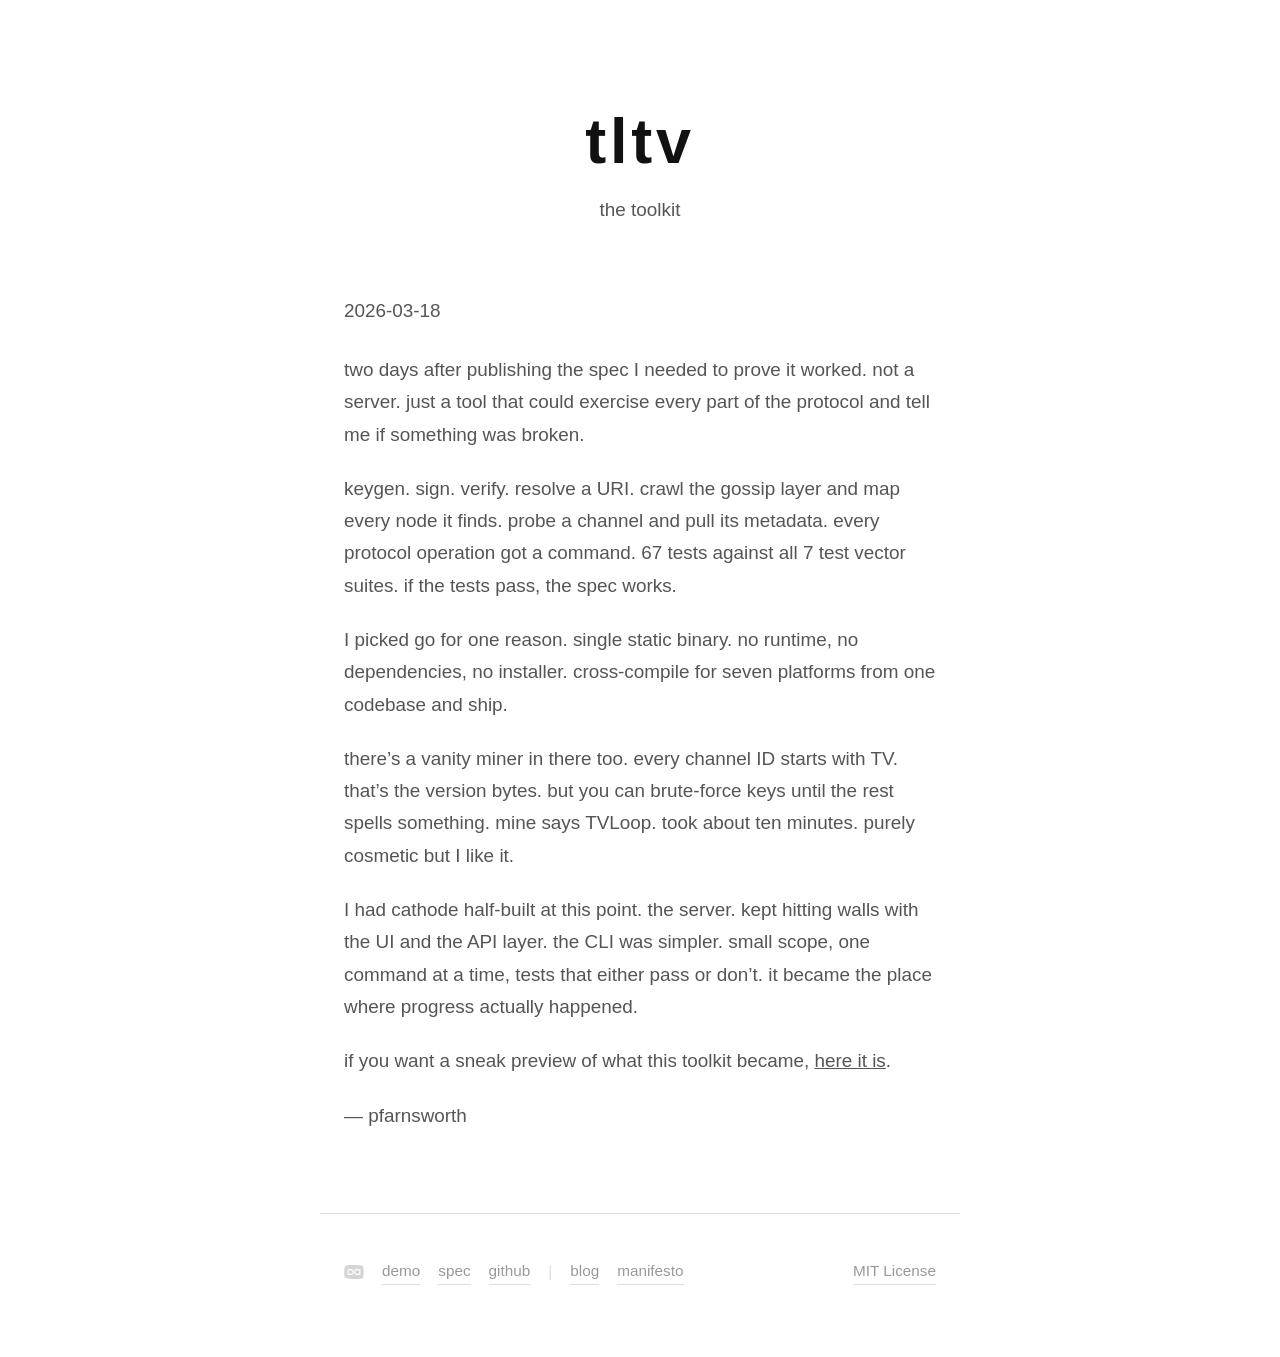
<file: blog/2026-03-18-the-toolkit.html>
<!DOCTYPE html>
<html lang="en">
<head>
  <meta charset="utf-8">
  <meta name="viewport" content="width=device-width, initial-scale=1">
  <title>tltv — the toolkit</title>
  <meta name="description" content="I needed to prove the spec actually worked.">
  <meta property="og:title" content="tltv — the toolkit">
  <meta property="og:description" content="I needed to prove the spec actually worked.">
  <meta property="og:type" content="article">
  <meta property="og:url" content="https://timelooptv.org/blog/2026-03-18-the-toolkit">
  <meta property="article:published_time" content="2026-03-18">
  <meta name="theme-color" content="#111">
  <link rel="icon" href="/favicon.ico" sizes="48x48">
  <link rel="icon" href="/favicon.svg" type="image/svg+xml" sizes="any">
  <link rel="canonical" href="https://timelooptv.org/blog/2026-03-18-the-toolkit">
  <meta name="twitter:card" content="summary_large_image">
  <meta name="twitter:title" content="tltv — the toolkit">
  <meta name="twitter:description" content="I needed to prove the spec actually worked.">
  <meta property="og:image" content="https://timelooptv.org/og-image.png">
  <meta name="twitter:image" content="https://timelooptv.org/og-image.png">
  <link rel="stylesheet" href="/style.css">
</head>
<body>

  <header class="hero hero-compact">
    <h1><a href="/" class="home-link">tltv</a></h1>
    <p class="tagline"><a href="/blog" class="home-link">the toolkit</a></p>
  </header>

  <main>
    <section class="prose">
      <p class="post-date">2026-03-18</p>
<p>two days after publishing the spec I needed to prove it worked. not a
server. just a tool that could exercise every part of the protocol and
tell me if something was broken.</p>
<p>keygen. sign. verify. resolve a URI. crawl the gossip layer and map
every node it finds. probe a channel and pull its metadata. every
protocol operation got a command. 67 tests against all 7 test vector
suites. if the tests pass, the spec works.</p>
<p>I picked go for one reason. single static binary. no runtime, no
dependencies, no installer. cross-compile for seven platforms from one
codebase and ship.</p>
<p>there’s a vanity miner in there too. every channel ID starts with TV.
that’s the version bytes. but you can brute-force keys until the rest
spells something. mine says TVLoop. took about ten minutes. purely
cosmetic but I like it.</p>
<p>I had cathode half-built at this point. the server. kept hitting
walls with the UI and the API layer. the CLI was simpler. small scope,
one command at a time, tests that either pass or don’t. it became the
place where progress actually happened.</p>
<p>if you want a sneak preview of what this toolkit became, <a
href="https://github.com/tltv-org/cli">here it is</a>.</p>
<p>— pfarnsworth</p>
    </section>
  </main>

  <footer>
    <div class="footer-left">
      <a href="/" class="footer-mark" aria-label="home">
        <svg xmlns="http://www.w3.org/2000/svg" viewBox="0 0 491.322 349.774" width="20" height="14"><g transform="translate(-0.177,349.812) scale(0.1,-0.1)" fill="currentColor" stroke="none"><path d="M2050 3493 c-881 -31 -1492 -102 -1671 -194 -95 -48 -171 -145 -214 -272 -98 -292 -154 -705 -162 -1192 -8 -497 27 -842 127 -1233 48 -187 74 -246 140 -316 96 -102 195 -137 505 -181 756 -105 1734 -133 2665 -75 330 21 800 78 959 117 195 47 311 159 370 358 52 179 98 442 128 735 24 242 24 784 0 1030 -40 397 -116 746 -191 874 -34 58 -117 133 -179 161 -243 111 -1187 198 -2092 193 -170 -1 -344 -3 -385 -5z m-246 -993 c33 -5 92 -25 132 -44 68 -32 101 -64 609 -571 296 -295 547 -543 559 -550 17 -11 80 -15 299 -15 392 -2 361 -37 365 410 3 365 0 389 -57 427 -33 23 -39 23 -303 23 -177 0 -277 -4 -291 -11 -12 -6 -95 -84 -185 -172 l-162 -162 -113 113 -112 112 170 170 c178 178 221 211 320 250 57 22 75 24 326 28 170 2 293 0 340 -7 193 -30 343 -175 378 -365 14 -76 15 -704 1 -777 -15 -79 -67 -177 -124 -235 -58 -57 -156 -109 -235 -124 -70 -13 -552 -13 -622 0 -30 5 -85 26 -124 45 -64 31 -111 75 -580 545 -280 282 -532 529 -558 551 l-49 39 -278 0 -278 0 -30 -25 c-52 -43 -53 -53 -50 -424 l3 -343 37 -34 c22 -20 49 -35 65 -35 100 -6 532 5 548 13 11 6 92 82 180 169 l160 159 113 -113 112 -113 -183 -182 c-262 -260 -269 -262 -677 -262 -141 0 -281 5 -311 10 -170 32 -310 164 -355 335 -10 37 -14 143 -14 423 0 351 1 376 21 434 52 156 176 269 332 303 75 16 530 20 621 5z"/></g></svg>
      </a>
      <a href="https://demo.timelooptv.org">demo</a>
      <a href="https://spec.timelooptv.org">spec</a>
      <a href="https://github.com/tltv-org">github</a>
      <span class="footer-sep">|</span>
      <a href="/blog">blog</a>
      <a href="/manifesto">manifesto</a>
    </div>
    <div class="footer-right">
      <a href="/license">MIT License</a>
    </div>
  </footer>

</body>
</html>
</file>
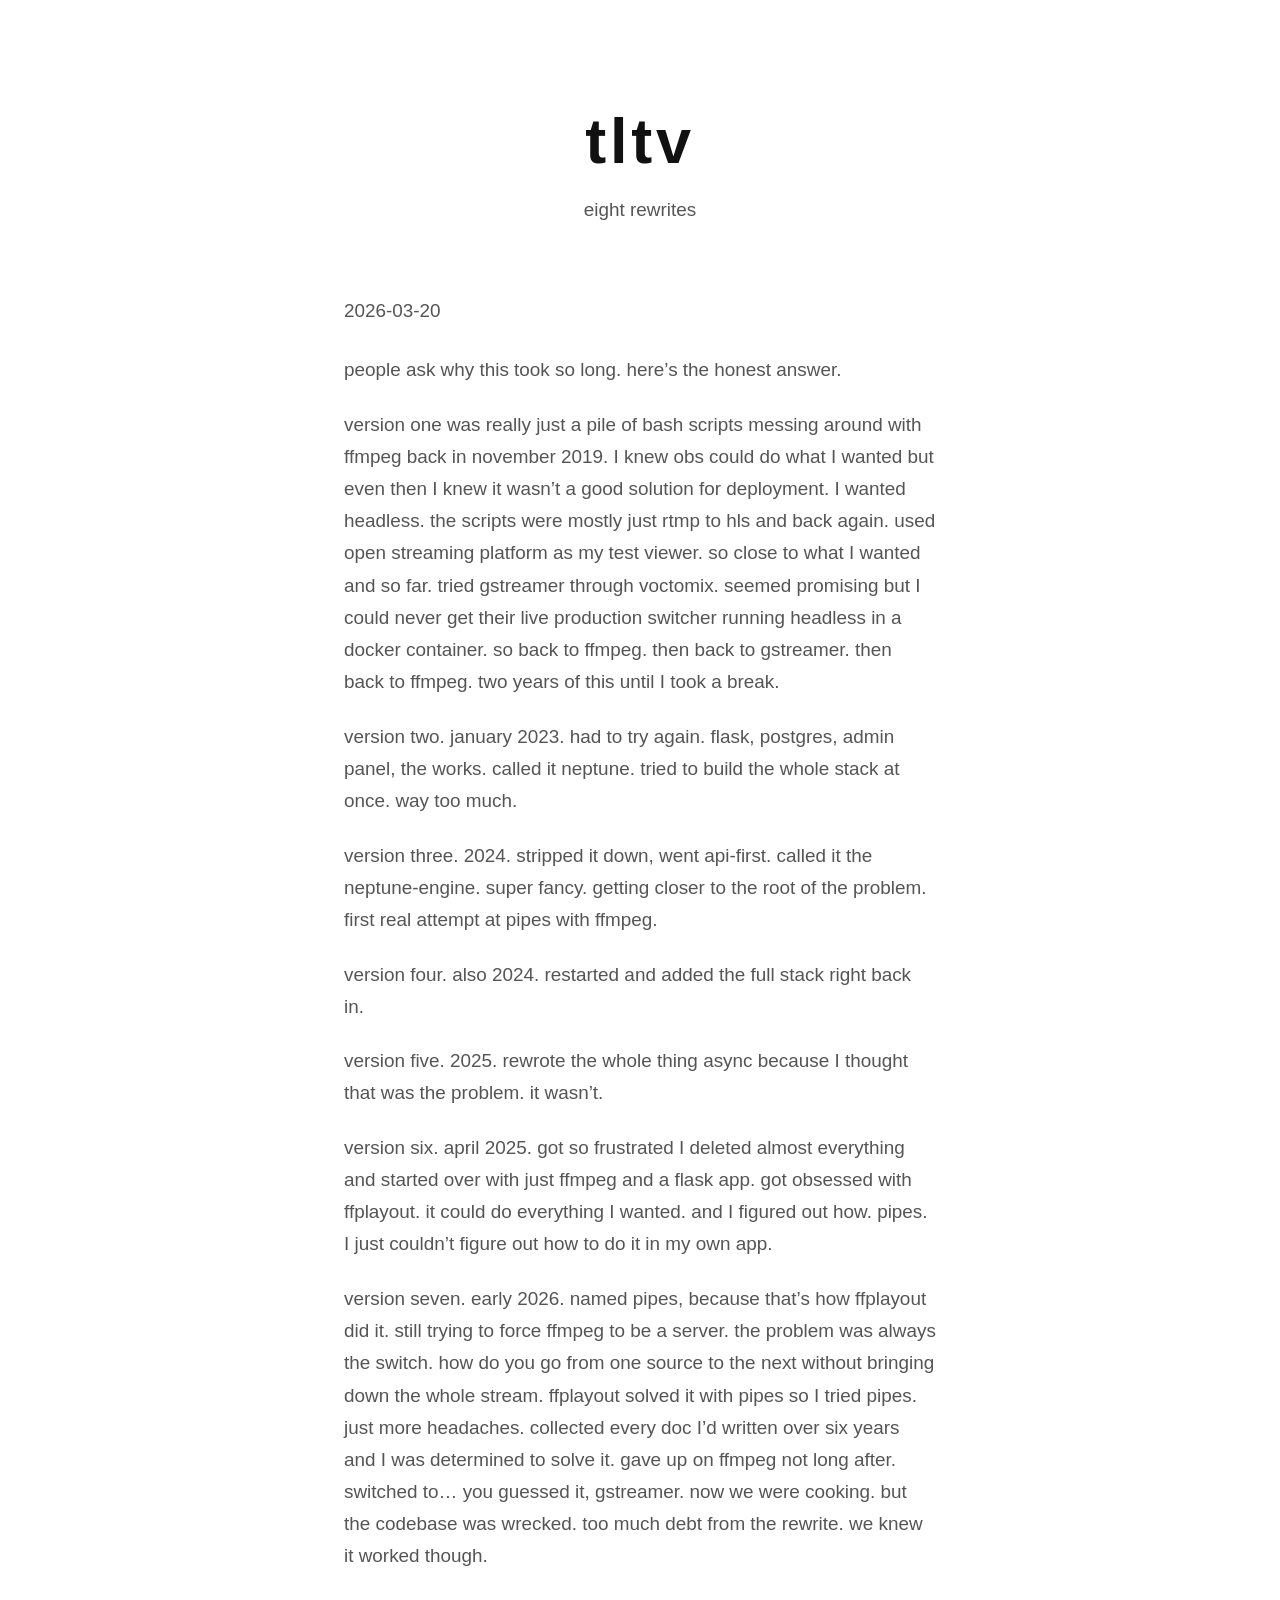
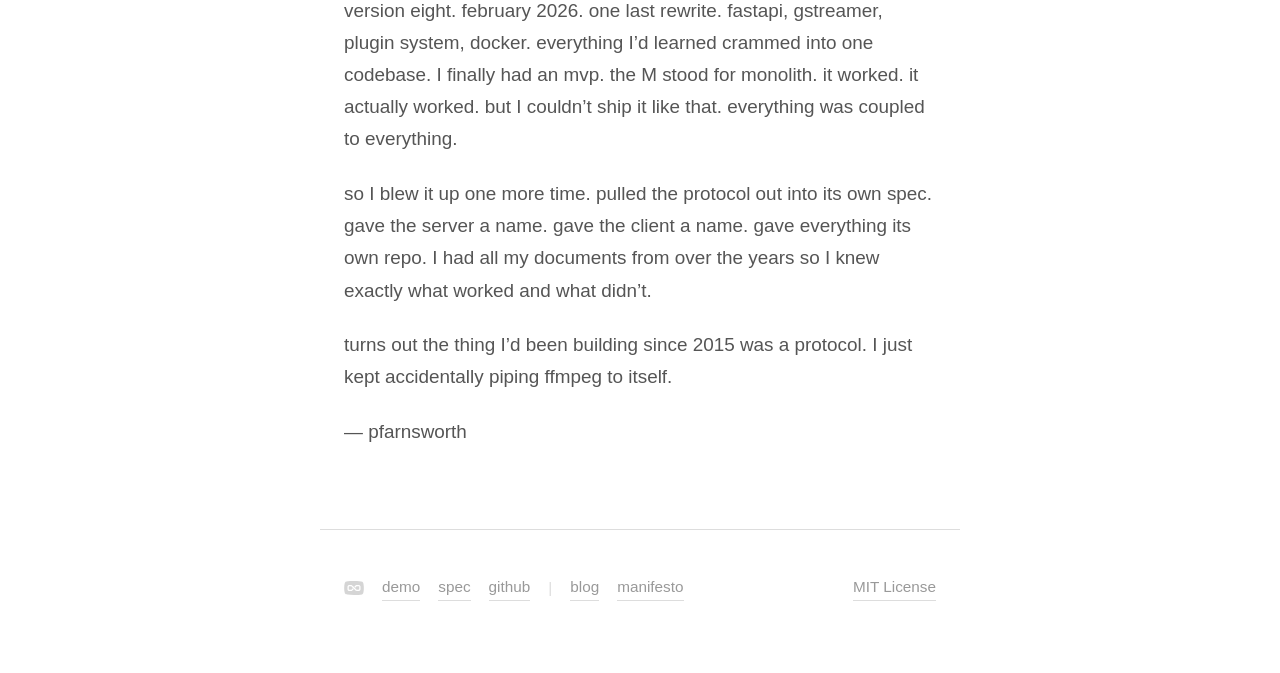
<file: blog/2026-03-20-eight-rewrites.html>
<!DOCTYPE html>
<html lang="en">
<head>
  <meta charset="utf-8">
  <meta name="viewport" content="width=device-width, initial-scale=1">
  <title>tltv — eight rewrites</title>
  <meta name="description" content="every version of this project that didn't work and the one that did.">
  <meta property="og:title" content="tltv — eight rewrites">
  <meta property="og:description" content="every version of this project that didn't work and the one that did.">
  <meta property="og:type" content="article">
  <meta property="og:url" content="https://timelooptv.org/blog/2026-03-20-eight-rewrites">
  <meta property="article:published_time" content="2026-03-20">
  <meta name="theme-color" content="#111">
  <link rel="icon" href="/favicon.ico" sizes="48x48">
  <link rel="icon" href="/favicon.svg" type="image/svg+xml" sizes="any">
  <link rel="canonical" href="https://timelooptv.org/blog/2026-03-20-eight-rewrites">
  <meta name="twitter:card" content="summary_large_image">
  <meta name="twitter:title" content="tltv — eight rewrites">
  <meta name="twitter:description" content="every version of this project that didn't work and the one that did.">
  <meta property="og:image" content="https://timelooptv.org/og-image.png">
  <meta name="twitter:image" content="https://timelooptv.org/og-image.png">
  <link rel="stylesheet" href="/style.css">
</head>
<body>

  <header class="hero hero-compact">
    <h1><a href="/" class="home-link">tltv</a></h1>
    <p class="tagline"><a href="/blog" class="home-link">eight rewrites</a></p>
  </header>

  <main>
    <section class="prose">
      <p class="post-date">2026-03-20</p>
<p>people ask why this took so long. here’s the honest answer.</p>
<p>version one was really just a pile of bash scripts messing around
with ffmpeg back in november 2019. I knew obs could do what I wanted but
even then I knew it wasn’t a good solution for deployment. I wanted
headless. the scripts were mostly just rtmp to hls and back again. used
open streaming platform as my test viewer. so close to what I wanted and
so far. tried gstreamer through voctomix. seemed promising but I could
never get their live production switcher running headless in a docker
container. so back to ffmpeg. then back to gstreamer. then back to
ffmpeg. two years of this until I took a break.</p>
<p>version two. january 2023. had to try again. flask, postgres, admin
panel, the works. called it neptune. tried to build the whole stack at
once. way too much.</p>
<p>version three. 2024. stripped it down, went api-first. called it the
neptune-engine. super fancy. getting closer to the root of the problem.
first real attempt at pipes with ffmpeg.</p>
<p>version four. also 2024. restarted and added the full stack right
back in.</p>
<p>version five. 2025. rewrote the whole thing async because I thought
that was the problem. it wasn’t.</p>
<p>version six. april 2025. got so frustrated I deleted almost
everything and started over with just ffmpeg and a flask app. got
obsessed with ffplayout. it could do everything I wanted. and I figured
out how. pipes. I just couldn’t figure out how to do it in my own
app.</p>
<p>version seven. early 2026. named pipes, because that’s how ffplayout
did it. still trying to force ffmpeg to be a server. the problem was
always the switch. how do you go from one source to the next without
bringing down the whole stream. ffplayout solved it with pipes so I
tried pipes. just more headaches. collected every doc I’d written over
six years and I was determined to solve it. gave up on ffmpeg not long
after. switched to… you guessed it, gstreamer. now we were cooking. but
the codebase was wrecked. too much debt from the rewrite. we knew it
worked though.</p>
<p>version eight. february 2026. one last rewrite. fastapi, gstreamer,
plugin system, docker. everything I’d learned crammed into one codebase.
I finally had an mvp. the M stood for monolith. it worked. it actually
worked. but I couldn’t ship it like that. everything was coupled to
everything.</p>
<p>so I blew it up one more time. pulled the protocol out into its own
spec. gave the server a name. gave the client a name. gave everything
its own repo. I had all my documents from over the years so I knew
exactly what worked and what didn’t.</p>
<p>turns out the thing I’d been building since 2015 was a protocol. I
just kept accidentally piping ffmpeg to itself.</p>
<p>— pfarnsworth</p>
    </section>
  </main>

  <footer>
    <div class="footer-left">
      <a href="/" class="footer-mark" aria-label="home">
        <svg xmlns="http://www.w3.org/2000/svg" viewBox="0 0 491.322 349.774" width="20" height="14"><g transform="translate(-0.177,349.812) scale(0.1,-0.1)" fill="currentColor" stroke="none"><path d="M2050 3493 c-881 -31 -1492 -102 -1671 -194 -95 -48 -171 -145 -214 -272 -98 -292 -154 -705 -162 -1192 -8 -497 27 -842 127 -1233 48 -187 74 -246 140 -316 96 -102 195 -137 505 -181 756 -105 1734 -133 2665 -75 330 21 800 78 959 117 195 47 311 159 370 358 52 179 98 442 128 735 24 242 24 784 0 1030 -40 397 -116 746 -191 874 -34 58 -117 133 -179 161 -243 111 -1187 198 -2092 193 -170 -1 -344 -3 -385 -5z m-246 -993 c33 -5 92 -25 132 -44 68 -32 101 -64 609 -571 296 -295 547 -543 559 -550 17 -11 80 -15 299 -15 392 -2 361 -37 365 410 3 365 0 389 -57 427 -33 23 -39 23 -303 23 -177 0 -277 -4 -291 -11 -12 -6 -95 -84 -185 -172 l-162 -162 -113 113 -112 112 170 170 c178 178 221 211 320 250 57 22 75 24 326 28 170 2 293 0 340 -7 193 -30 343 -175 378 -365 14 -76 15 -704 1 -777 -15 -79 -67 -177 -124 -235 -58 -57 -156 -109 -235 -124 -70 -13 -552 -13 -622 0 -30 5 -85 26 -124 45 -64 31 -111 75 -580 545 -280 282 -532 529 -558 551 l-49 39 -278 0 -278 0 -30 -25 c-52 -43 -53 -53 -50 -424 l3 -343 37 -34 c22 -20 49 -35 65 -35 100 -6 532 5 548 13 11 6 92 82 180 169 l160 159 113 -113 112 -113 -183 -182 c-262 -260 -269 -262 -677 -262 -141 0 -281 5 -311 10 -170 32 -310 164 -355 335 -10 37 -14 143 -14 423 0 351 1 376 21 434 52 156 176 269 332 303 75 16 530 20 621 5z"/></g></svg>
      </a>
      <a href="https://demo.timelooptv.org">demo</a>
      <a href="https://spec.timelooptv.org">spec</a>
      <a href="https://github.com/tltv-org">github</a>
      <span class="footer-sep">|</span>
      <a href="/blog">blog</a>
      <a href="/manifesto">manifesto</a>
    </div>
    <div class="footer-right">
      <a href="/license">MIT License</a>
    </div>
  </footer>

</body>
</html>
</file>
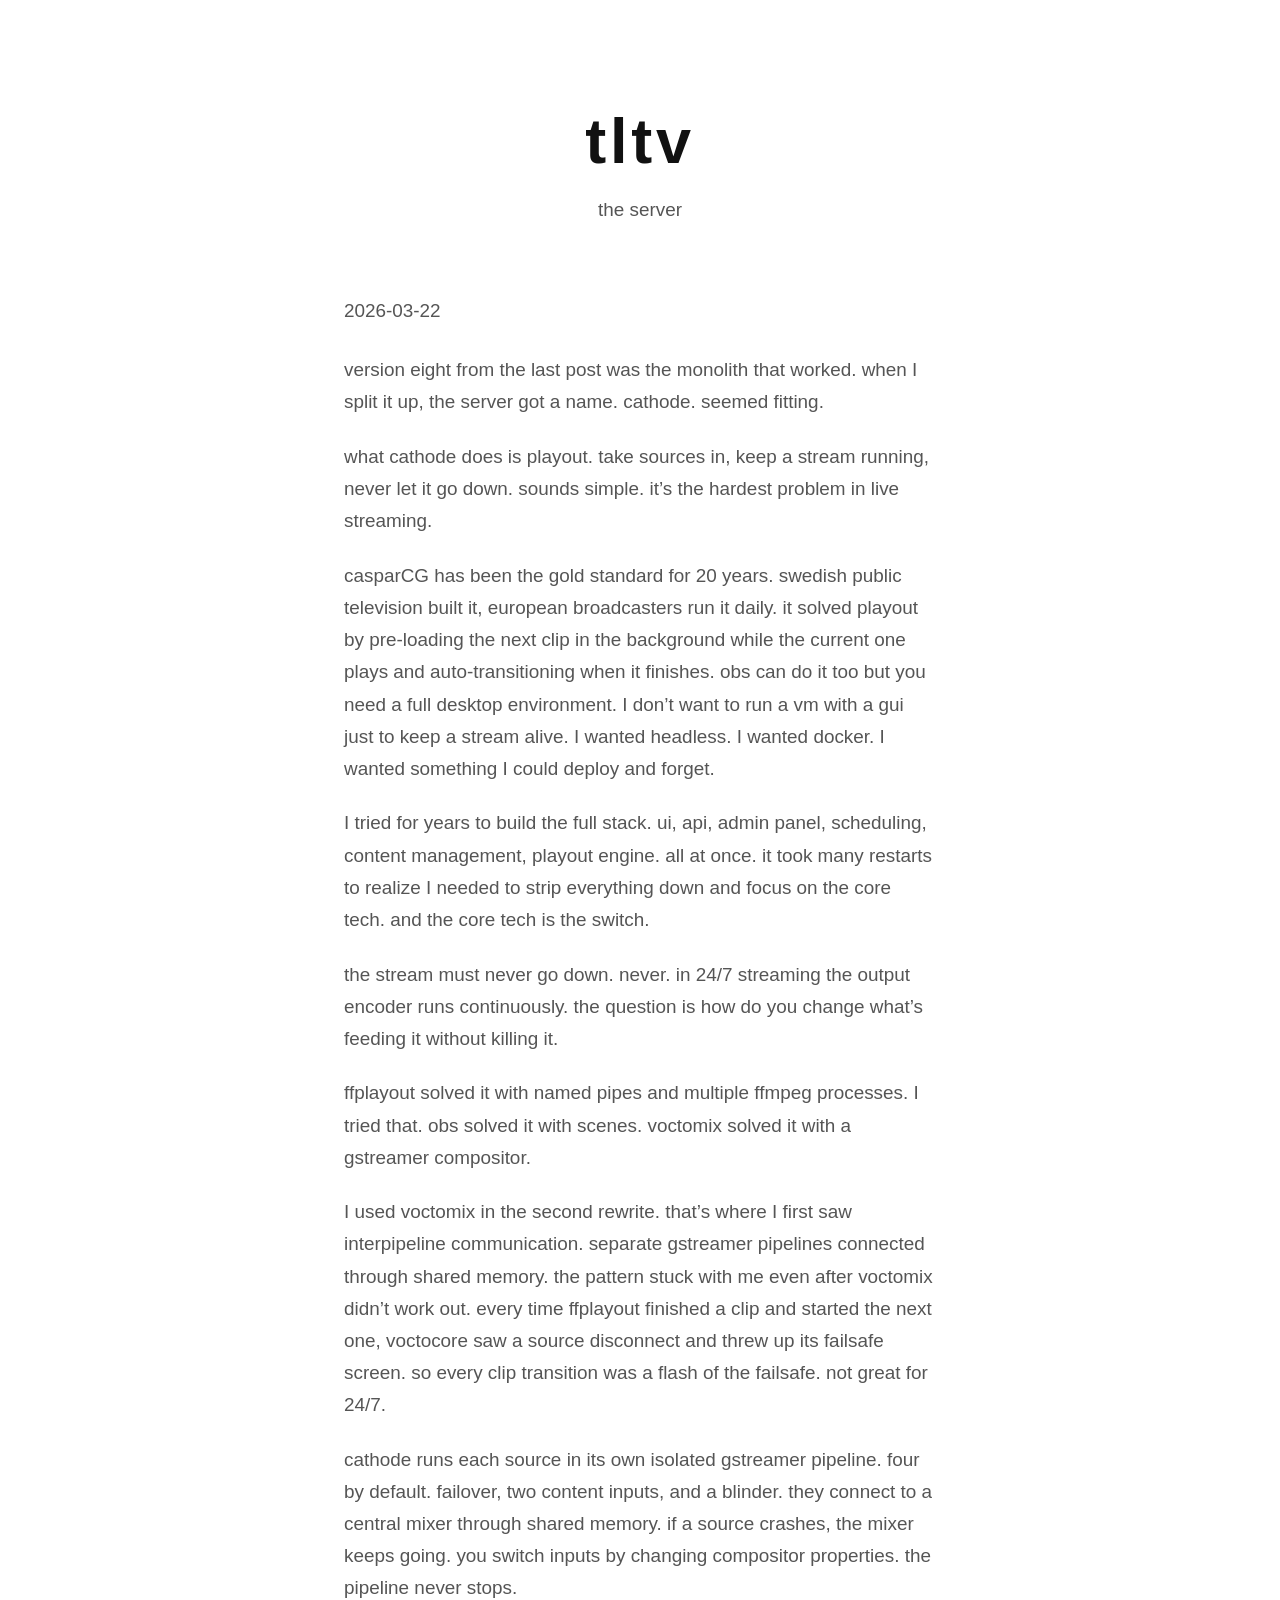
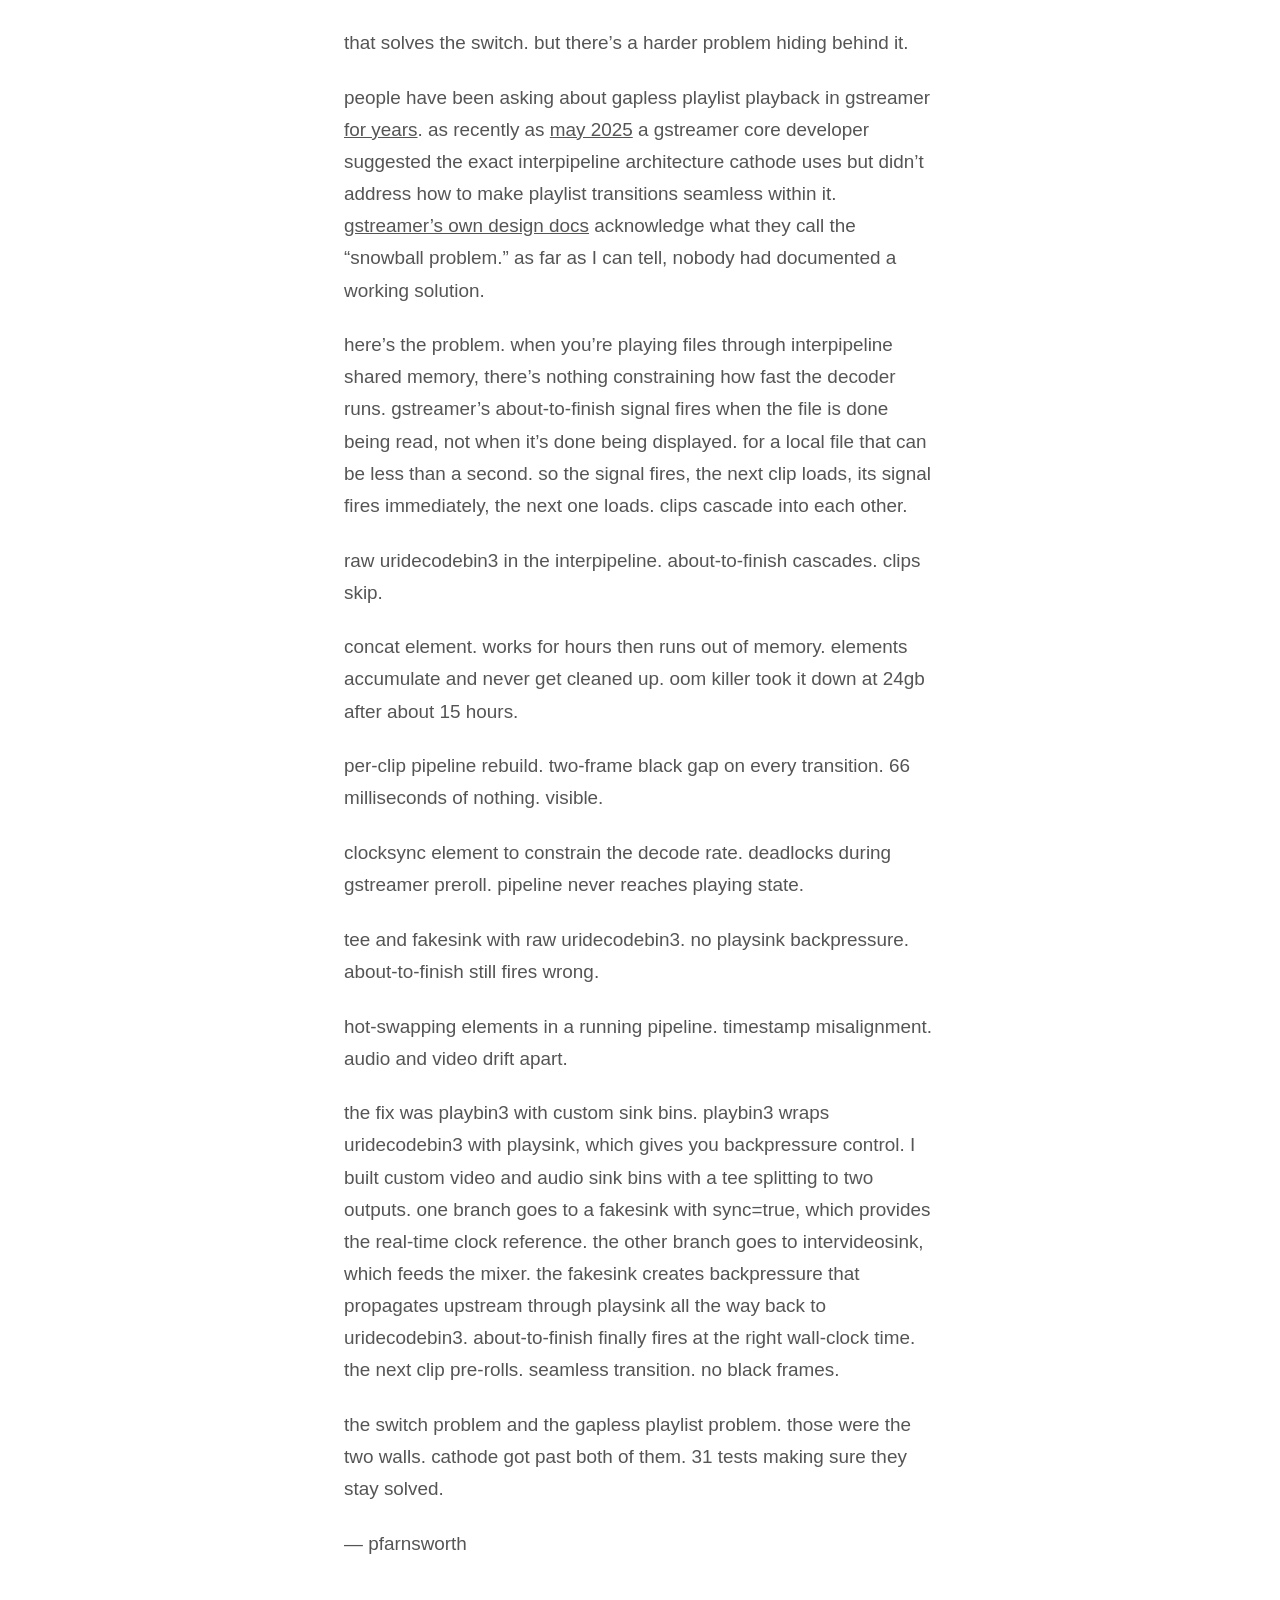
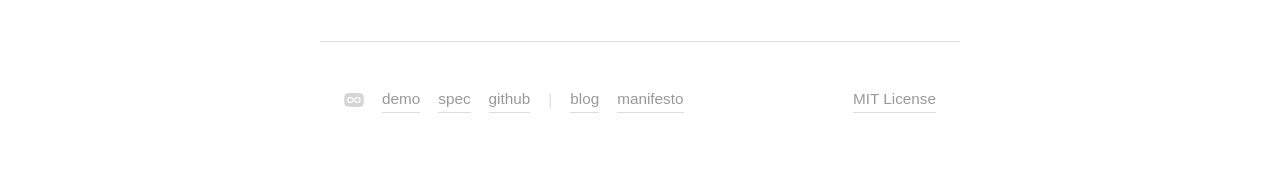
<file: blog/2026-03-22-the-server.html>
<!DOCTYPE html>
<html lang="en">
<head>
  <meta charset="utf-8">
  <meta name="viewport" content="width=device-width, initial-scale=1">
  <title>tltv — the server</title>
  <meta name="description" content="the part where I stopped fighting ffmpeg.">
  <meta property="og:title" content="tltv — the server">
  <meta property="og:description" content="the part where I stopped fighting ffmpeg.">
  <meta property="og:type" content="article">
  <meta property="og:url" content="https://timelooptv.org/blog/2026-03-22-the-server">
  <meta property="article:published_time" content="2026-03-22">
  <meta name="theme-color" content="#111">
  <link rel="icon" href="/favicon.ico" sizes="48x48">
  <link rel="icon" href="/favicon.svg" type="image/svg+xml" sizes="any">
  <link rel="canonical" href="https://timelooptv.org/blog/2026-03-22-the-server">
  <meta name="twitter:card" content="summary_large_image">
  <meta name="twitter:title" content="tltv — the server">
  <meta name="twitter:description" content="the part where I stopped fighting ffmpeg.">
  <meta property="og:image" content="https://timelooptv.org/og-image.png">
  <meta name="twitter:image" content="https://timelooptv.org/og-image.png">
  <link rel="stylesheet" href="/style.css">
</head>
<body>

  <header class="hero hero-compact">
    <h1><a href="/" class="home-link">tltv</a></h1>
    <p class="tagline"><a href="/blog" class="home-link">the server</a></p>
  </header>

  <main>
    <section class="prose">
      <p class="post-date">2026-03-22</p>
<p>version eight from the last post was the monolith that worked. when I
split it up, the server got a name. cathode. seemed fitting.</p>
<p>what cathode does is playout. take sources in, keep a stream running,
never let it go down. sounds simple. it’s the hardest problem in live
streaming.</p>
<p>casparCG has been the gold standard for 20 years. swedish public
television built it, european broadcasters run it daily. it solved
playout by pre-loading the next clip in the background while the current
one plays and auto-transitioning when it finishes. obs can do it too but
you need a full desktop environment. I don’t want to run a vm with a gui
just to keep a stream alive. I wanted headless. I wanted docker. I
wanted something I could deploy and forget.</p>
<p>I tried for years to build the full stack. ui, api, admin panel,
scheduling, content management, playout engine. all at once. it took
many restarts to realize I needed to strip everything down and focus on
the core tech. and the core tech is the switch.</p>
<p>the stream must never go down. never. in 24/7 streaming the output
encoder runs continuously. the question is how do you change what’s
feeding it without killing it.</p>
<p>ffplayout solved it with named pipes and multiple ffmpeg processes. I
tried that. obs solved it with scenes. voctomix solved it with a
gstreamer compositor.</p>
<p>I used voctomix in the second rewrite. that’s where I first saw
interpipeline communication. separate gstreamer pipelines connected
through shared memory. the pattern stuck with me even after voctomix
didn’t work out. every time ffplayout finished a clip and started the
next one, voctocore saw a source disconnect and threw up its failsafe
screen. so every clip transition was a flash of the failsafe. not great
for 24/7.</p>
<p>cathode runs each source in its own isolated gstreamer pipeline. four
by default. failover, two content inputs, and a blinder. they connect to
a central mixer through shared memory. if a source crashes, the mixer
keeps going. you switch inputs by changing compositor properties. the
pipeline never stops.</p>
<p>that solves the switch. but there’s a harder problem hiding behind
it.</p>
<p>people have been asking about gapless playlist playback in gstreamer
<a
href="https://discourse.gstreamer.org/t/gapless-playback-with-playbin3/385">for
years</a>. as recently as <a
href="https://discourse.gstreamer.org/t/gapless-playback-with-multiple-uridecodebin3-elements-in-a-pipeline/4566">may
2025</a> a gstreamer core developer suggested the exact interpipeline
architecture cathode uses but didn’t address how to make playlist
transitions seamless within it. <a
href="https://raw.githubusercontent.com/GStreamer/gstreamer/main/subprojects/gst-docs/markdown/additional/design/playback-gapless.md">gstreamer’s
own design docs</a> acknowledge what they call the “snowball problem.”
as far as I can tell, nobody had documented a working solution.</p>
<p>here’s the problem. when you’re playing files through interpipeline
shared memory, there’s nothing constraining how fast the decoder runs.
gstreamer’s about-to-finish signal fires when the file is done being
read, not when it’s done being displayed. for a local file that can be
less than a second. so the signal fires, the next clip loads, its signal
fires immediately, the next one loads. clips cascade into each
other.</p>
<p>raw uridecodebin3 in the interpipeline. about-to-finish cascades.
clips skip.</p>
<p>concat element. works for hours then runs out of memory. elements
accumulate and never get cleaned up. oom killer took it down at 24gb
after about 15 hours.</p>
<p>per-clip pipeline rebuild. two-frame black gap on every transition.
66 milliseconds of nothing. visible.</p>
<p>clocksync element to constrain the decode rate. deadlocks during
gstreamer preroll. pipeline never reaches playing state.</p>
<p>tee and fakesink with raw uridecodebin3. no playsink backpressure.
about-to-finish still fires wrong.</p>
<p>hot-swapping elements in a running pipeline. timestamp misalignment.
audio and video drift apart.</p>
<p>the fix was playbin3 with custom sink bins. playbin3 wraps
uridecodebin3 with playsink, which gives you backpressure control. I
built custom video and audio sink bins with a tee splitting to two
outputs. one branch goes to a fakesink with sync=true, which provides
the real-time clock reference. the other branch goes to intervideosink,
which feeds the mixer. the fakesink creates backpressure that propagates
upstream through playsink all the way back to uridecodebin3.
about-to-finish finally fires at the right wall-clock time. the next
clip pre-rolls. seamless transition. no black frames.</p>
<p>the switch problem and the gapless playlist problem. those were the
two walls. cathode got past both of them. 31 tests making sure they stay
solved.</p>
<p>— pfarnsworth</p>
    </section>
  </main>

  <footer>
    <div class="footer-left">
      <a href="/" class="footer-mark" aria-label="home">
        <svg xmlns="http://www.w3.org/2000/svg" viewBox="0 0 491.322 349.774" width="20" height="14"><g transform="translate(-0.177,349.812) scale(0.1,-0.1)" fill="currentColor" stroke="none"><path d="M2050 3493 c-881 -31 -1492 -102 -1671 -194 -95 -48 -171 -145 -214 -272 -98 -292 -154 -705 -162 -1192 -8 -497 27 -842 127 -1233 48 -187 74 -246 140 -316 96 -102 195 -137 505 -181 756 -105 1734 -133 2665 -75 330 21 800 78 959 117 195 47 311 159 370 358 52 179 98 442 128 735 24 242 24 784 0 1030 -40 397 -116 746 -191 874 -34 58 -117 133 -179 161 -243 111 -1187 198 -2092 193 -170 -1 -344 -3 -385 -5z m-246 -993 c33 -5 92 -25 132 -44 68 -32 101 -64 609 -571 296 -295 547 -543 559 -550 17 -11 80 -15 299 -15 392 -2 361 -37 365 410 3 365 0 389 -57 427 -33 23 -39 23 -303 23 -177 0 -277 -4 -291 -11 -12 -6 -95 -84 -185 -172 l-162 -162 -113 113 -112 112 170 170 c178 178 221 211 320 250 57 22 75 24 326 28 170 2 293 0 340 -7 193 -30 343 -175 378 -365 14 -76 15 -704 1 -777 -15 -79 -67 -177 -124 -235 -58 -57 -156 -109 -235 -124 -70 -13 -552 -13 -622 0 -30 5 -85 26 -124 45 -64 31 -111 75 -580 545 -280 282 -532 529 -558 551 l-49 39 -278 0 -278 0 -30 -25 c-52 -43 -53 -53 -50 -424 l3 -343 37 -34 c22 -20 49 -35 65 -35 100 -6 532 5 548 13 11 6 92 82 180 169 l160 159 113 -113 112 -113 -183 -182 c-262 -260 -269 -262 -677 -262 -141 0 -281 5 -311 10 -170 32 -310 164 -355 335 -10 37 -14 143 -14 423 0 351 1 376 21 434 52 156 176 269 332 303 75 16 530 20 621 5z"/></g></svg>
      </a>
      <a href="https://demo.timelooptv.org">demo</a>
      <a href="https://spec.timelooptv.org">spec</a>
      <a href="https://github.com/tltv-org">github</a>
      <span class="footer-sep">|</span>
      <a href="/blog">blog</a>
      <a href="/manifesto">manifesto</a>
    </div>
    <div class="footer-right">
      <a href="/license">MIT License</a>
    </div>
  </footer>

</body>
</html>
</file>
<file: style.css>
*,
*::before,
*::after {
  margin: 0;
  padding: 0;
  box-sizing: border-box;
}

:root {
  --fg: #111;
  --fg-muted: #555;
  --fg-faint: #999;
  --bg: #fff;
  --rule: #ddd;
  --code-bg: #f4f4f4;
  --accent: #4fc3f7;
  --accent-warm: #ff800d;
  --content: 640px;
  --gutter: 24px;
  --font-sans: -apple-system, BlinkMacSystemFont, "Segoe UI", Roboto,
               "Helvetica Neue", Arial, sans-serif;
  --font-mono: "SFMono-Regular", Consolas, "Liberation Mono", Menlo, monospace;
}

html {
  font-size: 112.5%;
  -webkit-text-size-adjust: 100%;
}

body {
  font-family: var(--font-sans);
  line-height: 1.6;
  color: var(--fg);
  background: var(--bg);
  -webkit-font-smoothing: antialiased;
  -moz-osx-font-smoothing: grayscale;
}

a {
  color: inherit;
}

code {
  font-family: var(--font-mono);
  font-size: 0.875em;
  background: var(--code-bg);
  padding: 0.1em 0.35em;
  border-radius: 3px;
}


.hero {
  padding: 10rem var(--gutter) 7rem;
  text-align: center;
}

.hero h1 {
  font-size: 3.5rem;
  font-weight: 700;
  letter-spacing: 0.06em;
  line-height: 1.05;
}

.hero-logo {
  display: block;
  margin: 0 auto;
  width: 320px;
  height: auto;
}

.tagline {
  margin-top: 1.25rem;
  font-size: 1.2rem;
  font-weight: 400;
  color: var(--fg-muted);
  line-height: 1.4;
}

.hero-actions {
  margin-top: 2.75rem;
  display: flex;
  justify-content: center;
  gap: 0.875rem;
  flex-wrap: wrap;
}


.btn {
  display: inline-block;
  padding: 0.7rem 1.6rem;
  font: inherit;
  font-size: 0.9375rem;
  font-weight: 500;
  line-height: 1.25;
  text-decoration: none;
  border: 1.5px solid var(--fg);
  border-radius: 4px;
}

.btn-primary {
  background: var(--fg);
  color: var(--bg);
}

.btn-secondary {
  background: transparent;
  color: var(--fg);
}


.story {
  max-width: var(--content);
  margin: 0 auto;
  padding: 0 var(--gutter) 6.5rem;
}

.step + .step {
  margin-top: 3.25rem;
}

.step h2 {
  font-family: var(--font-sans);
  font-size: 1.75rem;
  font-weight: 700;
  letter-spacing: -0.025em;
  line-height: 1.15;
}

.step p {
  margin-top: 0.625rem;
  font-size: 1.05rem;
  color: var(--fg-muted);
  line-height: 1.65;
  max-width: 34em;
}


.tryit {
  max-width: var(--content);
  margin: 0 auto;
  padding: 4.5rem var(--gutter) 5.5rem;
  border-top: 1px solid var(--rule);
}

.tryit h2 {
  font-family: var(--font-sans);
  font-size: 1.125rem;
  font-weight: 700;
  letter-spacing: 0.04em;
  margin-bottom: 2rem;
}

.tryit-step + .tryit-step {
  margin-top: 2rem;
}

.tryit-step h3 {
  font-size: 0.9375rem;
  font-weight: 600;
  line-height: 1.5;
}

.tryit-step pre {
  margin-top: 0.5rem;
  background: var(--code-bg);
  padding: 0.875rem 1.25rem;
  border-radius: 4px;
  white-space: pre-wrap;
  overflow-wrap: break-word;
  line-height: 1.6;
}

.tryit-step pre code {
  background: none;
  padding: 0;
  font-size: 0.875rem;
}

.build {
  max-width: var(--content);
  margin: 0 auto;
  padding: 4.5rem var(--gutter) 5.5rem;
  border-top: 1px solid var(--rule);
}

.build h2 {
  font-family: var(--font-sans);
  font-size: 1.125rem;
  font-weight: 700;
  letter-spacing: 0.04em;
  margin-bottom: 2rem;
}

.build-links {
  display: flex;
  gap: 2rem;
  margin-bottom: 2.75rem;
}

.build-links a {
  font-weight: 500;
  text-decoration: none;
  padding-bottom: 2px;
  border-bottom: 1.5px solid var(--fg);
}

.repos {
  list-style: none;
}

.repos li {
  padding: 0.4rem 0;
  font-size: 0.9375rem;
  color: var(--fg-muted);
  line-height: 1.5;
}

.repos li a {
  font-weight: 600;
  text-decoration: none;
  color: var(--fg);
  font-family: var(--font-mono);
  font-size: 0.875em;
}


footer {
  max-width: var(--content);
  margin: 0 auto;
  padding: 2.5rem var(--gutter) 4rem;
  border-top: 1px solid var(--rule);
  font-size: 0.85rem;
  color: var(--fg-faint);
  display: flex;
  justify-content: space-between;
  flex-wrap: wrap;
}

.footer-left,
.footer-right {
  display: flex;
  align-items: center;
  gap: 1rem;
}

.footer-left {
  flex-wrap: wrap;
  row-gap: 0.5rem;
}

.footer-mark {
  opacity: 0.4;
  border-bottom: none;
  display: flex;
  align-items: center;
}

.footer-mark:hover {
  opacity: 0.8;
}

.footer-sep {
  color: var(--rule);
  user-select: none;
}

footer a {
  color: var(--fg-faint);
  text-decoration: none;
  border-bottom: 1px solid var(--rule);
}

footer a:hover {
  color: var(--fg);
}


.hero-compact {
  padding: 6rem var(--gutter) 4rem;
}

.hero-compact .tagline {
  font-size: 1.05rem;
}

.closing {
  list-style: none;
  margin-top: 2rem;
  padding-top: 0;
}

.home-link {
  text-decoration: none;
  color: inherit;
}

.prose {
  max-width: var(--content);
  margin: 0 auto;
  padding: 0 var(--gutter) 4.5rem;
}

.prose p {
  font-size: 1.05rem;
  color: var(--fg-muted);
  line-height: 1.7;
  max-width: 34em;
}

.prose p + p {
  margin-top: 1.25rem;
}

.prose ul,
.prose ol {
  margin-top: 1.25rem;
  margin-bottom: 1.25rem;
  padding-left: 1.5rem;
  color: var(--fg-muted);
  font-size: 1.05rem;
  line-height: 1.7;
  max-width: 34em;
}

.prose li {
  padding: 0.3rem 0;
}

.prose li strong a {
  color: var(--fg);
  text-decoration: none;
}

.freedoms,
.mission,
.community-list {
  max-width: var(--content);
  margin: 0 auto;
  padding: 4rem var(--gutter) 4.5rem;
  border-top: 1px solid var(--rule);
}

.freedoms h2,
.mission h2,
.community-list h2 {
  font-family: var(--font-sans);
  font-size: 1.125rem;
  font-weight: 700;
  letter-spacing: 0.04em;
  margin-bottom: 2rem;
}

.mission-intro {
  font-size: 0.9375rem;
  color: var(--fg-muted);
  line-height: 1.65;
  margin-bottom: 2rem;
  max-width: 34em;
}

.tenets {
  list-style: none;
}

.tenets li {
  padding: 0.5rem 0;
  font-size: 0.9375rem;
  color: var(--fg-muted);
  line-height: 1.65;
  max-width: 34em;
}

.tenets li + li {
  margin-top: 1rem;
}

.tenets li strong {
  color: var(--fg);
}


.blog-posts {
  max-width: var(--content);
  margin: 0 auto;
  padding: 4rem var(--gutter) 4.5rem;
  border-top: 1px solid var(--rule);
}

.blog-posts h2 {
  font-family: var(--font-sans);
  font-size: 1.125rem;
  font-weight: 700;
  letter-spacing: 0.04em;
  margin-bottom: 2rem;
}

.post-empty {
  font-size: 0.9375rem;
  color: var(--fg-muted);
}

.post-list {
  list-style: none;
}

.post-list li {
  padding: 0.4rem 0;
  font-size: 0.9375rem;
  color: var(--fg-muted);
  line-height: 1.5;
}

.post-list li a {
  font-weight: 600;
  text-decoration: none;
  color: var(--fg);
}

.post-meta {
  font-size: 0.8rem;
  color: var(--fg-faint);
  margin-left: 0.5rem;
}

.post-desc {
  display: block;
  font-size: 0.875rem;
  color: var(--fg-muted);
}

.post-date {
  font-size: 0.85rem;
  color: var(--fg-faint);
  margin-bottom: 1.5rem;
}

@media (prefers-color-scheme: dark) {
  :root {
    --fg: #fff;
    --fg-muted: #999;
    --fg-faint: #666;
    --bg: #000;
    --rule: #333;
    --code-bg: #111;
    --accent: #4fc3f7;
    --accent-warm: #ff800d;
  }
}

@media (max-width: 680px) {
  html {
    font-size: 100%;
  }

  .hero {
    padding: 6rem var(--gutter) 4.5rem;
  }

  .hero h1 {
    font-size: 2.5rem;
  }

  .hero-logo {
    width: 240px;
  }

  .tagline {
    font-size: 1.075rem;
  }

  .story {
    padding-bottom: 4.5rem;
  }

  .step + .step {
    margin-top: 2.5rem;
  }

  .step h2 {
    font-size: 1.5rem;
  }

  .tryit {
    padding: 3.25rem var(--gutter) 3.5rem;
  }

  .build {
    padding: 3.25rem var(--gutter) 3.5rem;
  }

  footer {
    padding: 2rem var(--gutter) 2.5rem;
  }

  .hero-compact {
    padding: 4rem var(--gutter) 3rem;
  }

  .prose {
    padding-bottom: 3.25rem;
  }

  .freedoms,
  .mission {
    padding: 3rem var(--gutter) 3.25rem;
  }
}

@media (max-width: 400px) {
  .hero h1 {
    font-size: 2rem;
  }

  .hero-logo {
    width: 200px;
  }

  .hero-actions {
    flex-direction: column;
    align-items: stretch;
  }

  .btn {
    text-align: center;
  }
}
</file>
